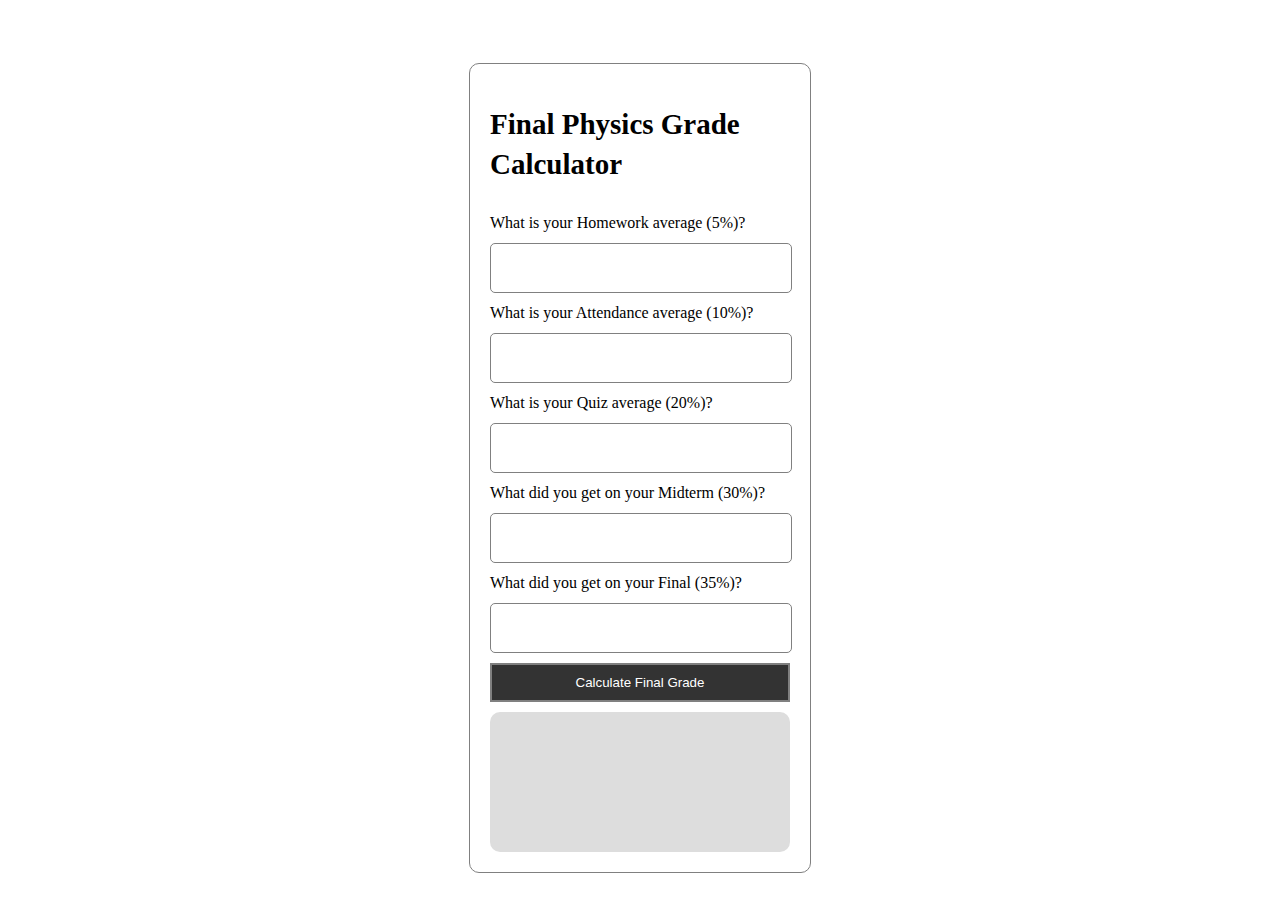
<file: Week10_Hw/index.html>
<!DOCTYPE html>
<html lang="en">
  <head>
    <meta charset="utf-8" />
    <meta name="viewport" content="width=device-width, initial-scale=1" />
    <title>Final Physics Grade Calculator</title>

    <style type="text/CSS">
        h1{
            font-size: 29px;
        }
      .container {
        width: 300px;
        margin: 0 auto;
        line-height: 40px;
        margin-top: 5%;
        border: 1px solid gray;
        border-radius: 10px;
        padding: 20px;
      }

      .well {
        border-radius: 10px;
        background-color: #ddd;
        min-height: 100px;
        padding: 20px;
        font-size: 20px
      }

      .container button {
        width: 100%;
        padding: 10px 0;
        border: 2px solid gray;
        cursor: pointer;
        margin: 10px 0;
        color: white;
        background-color: #333;
        transition: background-color 1s ease;
      }

      .container button:hover {
        background-color: #777;
      }

      input[type='number'] {
        width: 100%;
        padding: 10px 0;
        border: 1px solid gray;
        border-radius: 5px;
        text-align: center;
        font-size: 24px;
      }
    </style>
    <script type="text/javascript">
        // dom content loaded event listener
    document.addEventListener('DOMContentLoaded', function () {
        document.getElementById('gradeBtn').addEventListener('click', calcGrade)
      })

      function calcGrade(event){
        event.preventDefault()
        var result = document.getElementById('gradeResult')
        
        let homework = document.getElementById('homework').value
        let attendance = document.getElementById('attendance').value
        let quiz = document.getElementById('quiz').value
        let midterm = document.getElementById('midterm').value
        let final = document.getElementById('final').value


        let avHw
        let avAttend 
        let avQuiz 
        let avMid
        let avFin

        avHw = homework * 0.05
        avAttend = attendance * 0.10
        avQuiz = quiz * 0.20
        avMid = midterm * 0.30
        avFin = final * 0.35

        total = avHw + avAttend + avQuiz + avMid + avFin

        let p1 = document.createElement('P')
        let p2 = document.createElement('P')
        let p3 = document.createElement('P')
        let p4 = document.createElement('P')

        var t1 = document.createTextNode('Your final grade will be ' + total + '%')

        p1.appendChild(t1)
        result.appendChild(p1)
      }
    </script>
  </head>
    <body>
        <div class="container">
            <h1>Final Physics Grade Calculator</h1>
            <form>
                <label for="homework">What is your Homework average (5%)?</label>
              <input
                type="number"
                name="homework"
                id="homework"
                min="0"
                step="1"
                required
              />
              <label for="attendance">What is your Attendance average (10%)?</label>
              <input
                type="number"
                name="attendance"
                id="attendance"
                min="0"
                step="1"
                required
              />
              <label for="quiz">What is your Quiz average (20%)?</label>
              <input
                type="number"
                name="quiz"
                id="quiz"
                min="0"
                step="1"
                required
              />
              <label for="midterm">What did you get on your Midterm (30%)?</label>
              <input
                type="number"
                name="midterm"
                id="midterm"
                min="0"
                step="1"
                required
              />
              <label for="final">What did you get on your Final (35%)?</label>
              <input
                type="number"
                name="final"
                id="final"
                min="0"
                step="1"
                required
              />
              <br />
              <button type="submit" id="gradeBtn">Calculate Final Grade</button>
            </form>
            <div class="well" id="gradeResult"></div>
        </div>
    </body>
</html>
</file>
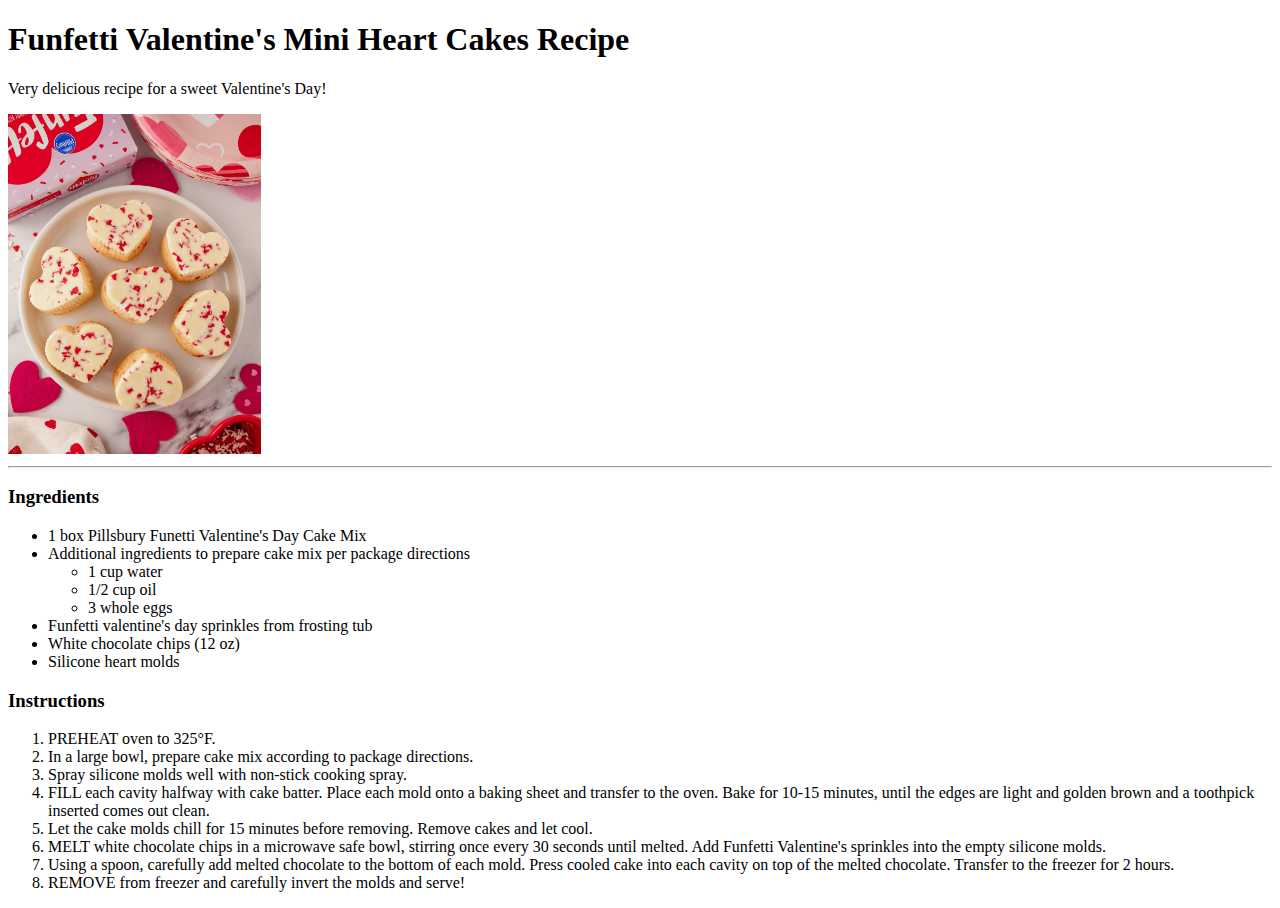
<file: Week1_Hw/index.html>
<!DOCTYPE html>

<html lang="en">
    <head>
        <meta charset="utf-8" />
        <meta name="viewport" content="width=device-width, initial-scale=1" />
        <title>Funfetti Valentine's Mini Heart Cakes Recipe</title>
    </head>
    <body>
        <h1>Funfetti Valentine's Mini Heart Cakes Recipe</h1>
        <p>Very delicious recipe for a sweet Valentine's Day!</p>
        <img
        src="funfetti.jpeg"
        alt="Funfetti mini heart cakes with melted white chocolate and spinkles on top."
        width="20%"
        />
        <hr />
        <h3>Ingredients</h3>
        <ul>
            <li>1 box Pillsbury Funetti Valentine's Day Cake Mix</li>
            <li>Additional ingredients to prepare cake mix per package directions</li>
            <ul>
                <li>1 cup water</li>
                <li>1/2 cup oil</li>
                <li>3 whole eggs</li>
            </ul>
            <li>Funfetti valentine's day sprinkles from frosting tub</li>
            <li>White chocolate chips (12 oz)</li>
            <li>Silicone heart molds</li>
                
        </ul>
        <h3>Instructions</h3>
        <ol>
            <li>PREHEAT oven to 325°F.</li>
            <li>In a large bowl, prepare cake mix according to package directions. </li>
            <li>Spray silicone molds well with non-stick cooking spray.</li>
            <li>FILL each cavity halfway with cake batter. Place each mold onto a baking sheet and transfer to the oven. 
                Bake for 10-15 minutes, until the edges are light and golden brown and a toothpick inserted comes out clean. </li>
            <li>Let the cake molds chill for 15 minutes before removing. Remove cakes and let cool.</li>    
            <li>MELT white chocolate chips in a microwave safe bowl, stirring once every 30 seconds until melted.
                Add Funfetti Valentine's sprinkles into the empty silicone molds.</li>
            <li>Using a spoon, carefully add melted chocolate to the bottom of each mold.
                Press cooled cake into each cavity on top of the melted chocolate. Transfer to the freezer for 2 hours.</li>
            <li>REMOVE from freezer and carefully invert the molds and serve!</li>
        </ol>  
    </body>
</html>
</file>
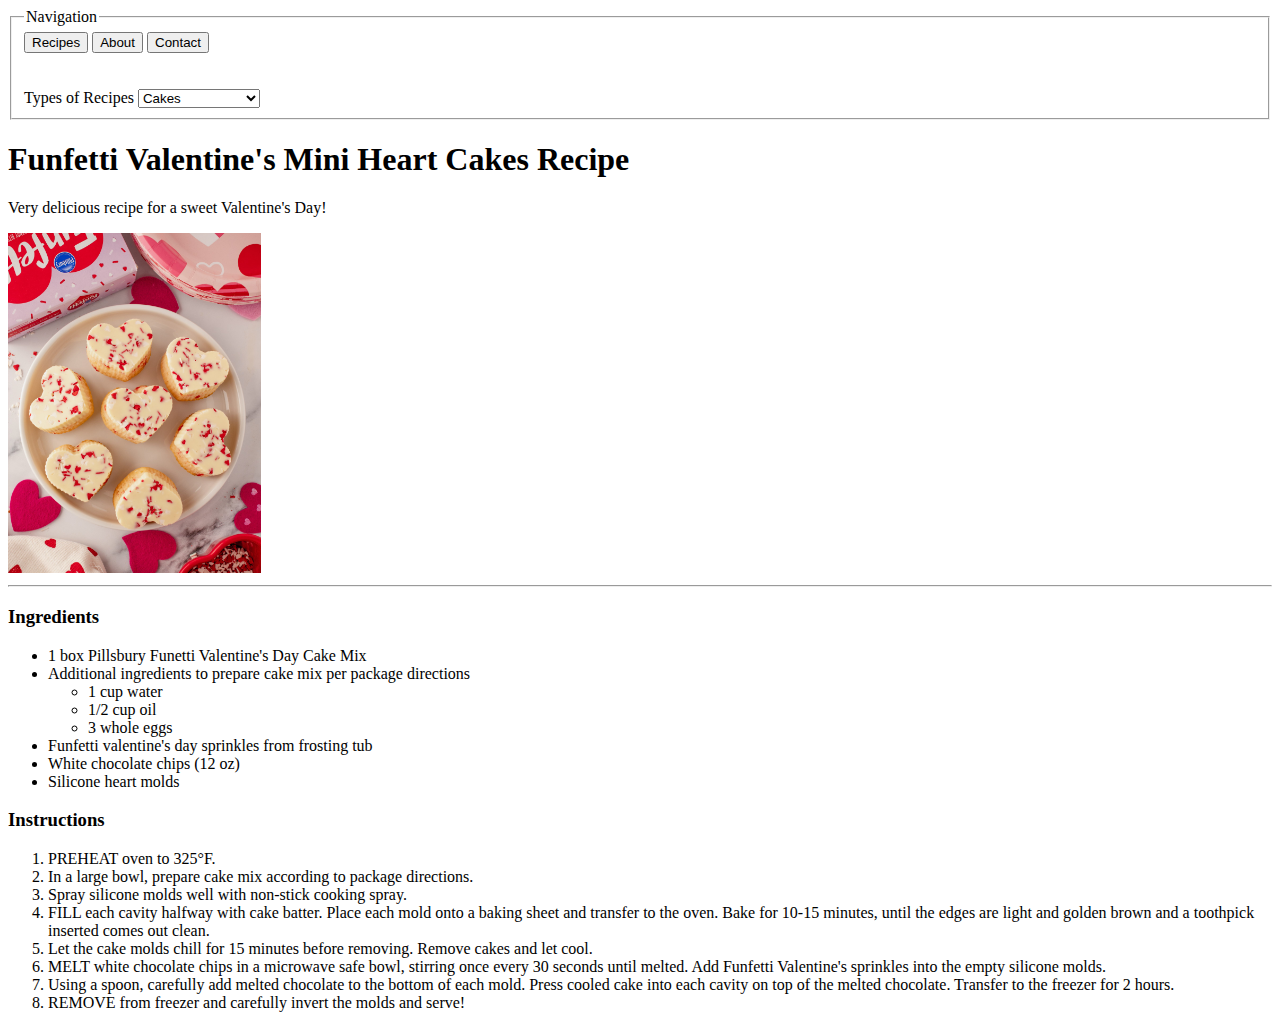
<file: Week02_Hw/recipe.html>
<!DOCTYPE html>

<html lang="en">
    <head>
        <meta charset="utf-8" />
        <meta name="viewport" content="width=device-width, initial-scale=1" />
        <title>Funfetti Valentine's Mini Heart Cakes Recipe</title>
    </head>
    <body>
        <form action="#" method="POST" name="sampleForm" target="self">
            <fieldset> <legend> Navigation</legend>
                
                <input type="button" value="Recipes" name="recipes" />
                <input type="button" value="About" name="about" />
                <input type="button" value="Contact" name="contact" />
            <br />
            <br />
            <br />
                <label for="recipeTypes">Types of Recipes</label>
            

        <select name="types">
            <option value="Cakes">Cakes</option>
            <option value="Cupcakes">Cupcakes</option>
            <option value="Cookies">Cookies</option>
            <option value="All">View All Recipes</option>
        </select>
        
        </fieldset>

        
        <h1>Funfetti Valentine's Mini Heart Cakes Recipe</h1>
        <p>Very delicious recipe for a sweet Valentine's Day!</p>
        <img
        src="funfetti.jpeg"
        alt="Funfetti mini heart cakes with melted white chocolate and spinkles on top."
        width="20%"
        />
        <hr />
        <h3>Ingredients</h3>
        <ul>
            <li>1 box Pillsbury Funetti Valentine's Day Cake Mix</li>
            <li>Additional ingredients to prepare cake mix per package directions</li>
            <ul>
                <li>1 cup water</li>
                <li>1/2 cup oil</li>
                <li>3 whole eggs</li>
            </ul>
            <li>Funfetti valentine's day sprinkles from frosting tub</li>
            <li>White chocolate chips (12 oz)</li>
            <li>Silicone heart molds</li>
                
        </ul>
        <h3>Instructions</h3>
        <ol>
            <li>PREHEAT oven to 325°F.</li>
            <li>In a large bowl, prepare cake mix according to package directions. </li>
            <li>Spray silicone molds well with non-stick cooking spray.</li>
            <li>FILL each cavity halfway with cake batter. Place each mold onto a baking sheet and transfer to the oven. 
                Bake for 10-15 minutes, until the edges are light and golden brown and a toothpick inserted comes out clean. </li>
            <li>Let the cake molds chill for 15 minutes before removing. Remove cakes and let cool.</li>    
            <li>MELT white chocolate chips in a microwave safe bowl, stirring once every 30 seconds until melted.
                Add Funfetti Valentine's sprinkles into the empty silicone molds.</li>
            <li>Using a spoon, carefully add melted chocolate to the bottom of each mold.
                Press cooled cake into each cavity on top of the melted chocolate. Transfer to the freezer for 2 hours.</li>
            <li>REMOVE from freezer and carefully invert the molds and serve!</li>
        </ol>  
    </body>
</html>
</file>
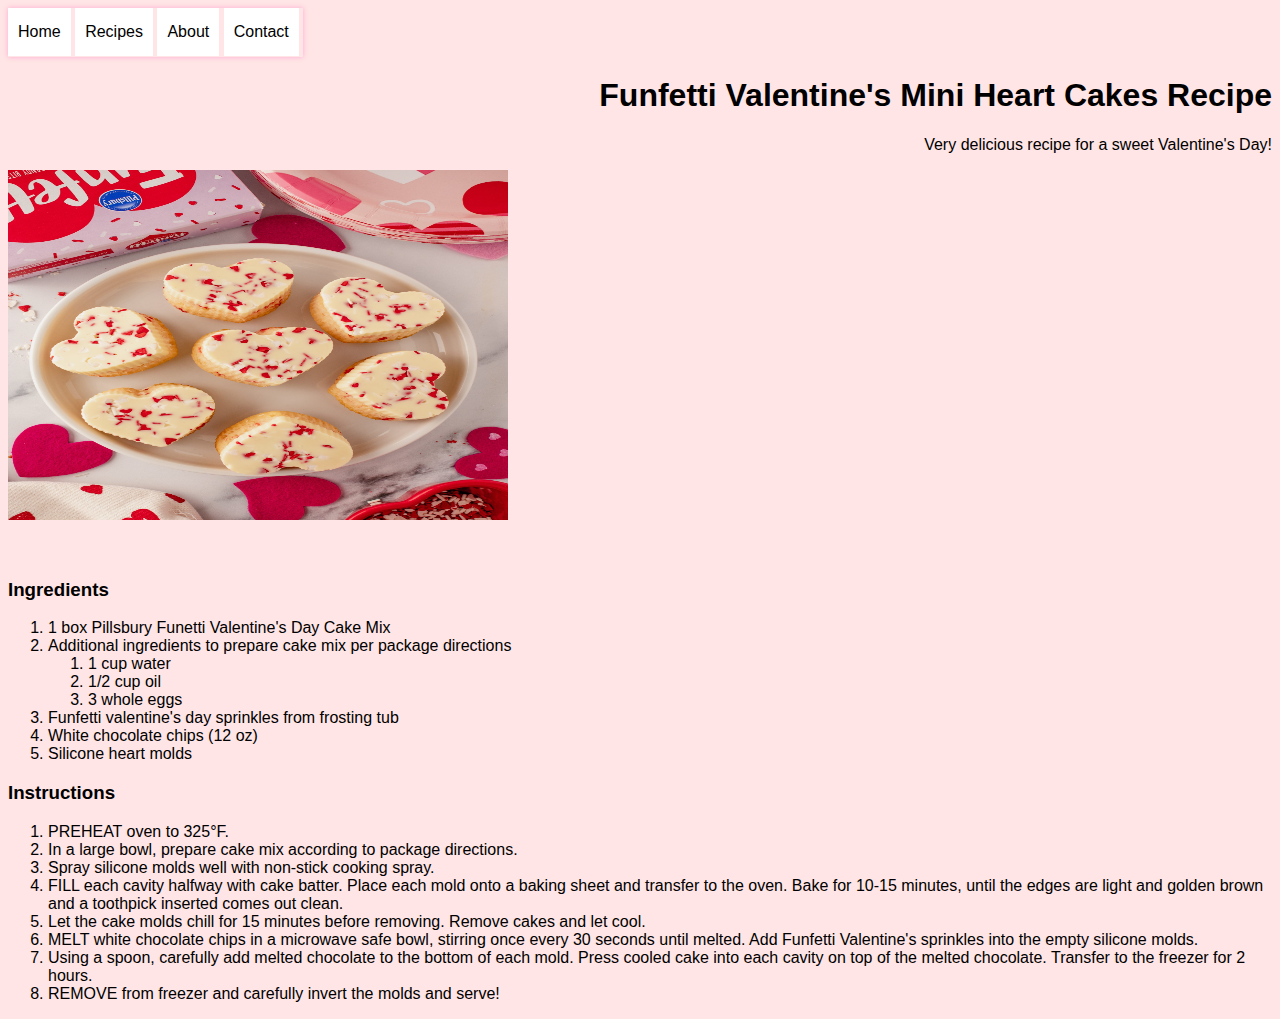
<file: Week03_Hw/recipe.html>
<!DOCTYPE html>

<html lang="en">
    <head>
        <meta charset="utf-8" />
        <meta name="viewport" content="width=device-width, initial-scale=1" />
        <title>Funfetti Valentine's Mini Heart Cakes Recipe</title>
        <style type="text/css">
            body {
                font-family: Arial, Helvetica, sans-serif;
                background: rgb(255,0,0, 0.1)
            }

            h1{
                text-align: right;
            }

            p{
                text-align: right;
            }

            ul{
                display: inline;
                margin: 0;
                padding: 15px 4px 17px 0;
                list-style-type: none;
                box-shadow: 0 0 5px rgba(252, 22, 160, 0.277); 
            }

            ul li {
            display: inline-block;
            position: relative;
            padding: 15px 10px;
            background: #FFF;
            cursor: pointer; 
            transition: all 0.2s;
        }

        ul li:hover {
            background: #fb37deb3;
            color: #FFF;
        }

        ul li ul {
            padding: 0;
            position: absolute;
            top: 48px;
            left: 0px;
            width: 150px;
            box-shadow: none;
            display: none;
            opacity: 0;
            visibility: hidden;
            transition: opacity 0.2s;
        }

        ul li ul li {
            background: #fb37de8d;
            display: block;
            color: #FFF;
            text-shadow: 0 -1px 0 rgba(252, 22, 160, 0.277);
        }

        ul li ul li:hover {
            background: #fb37de;
        }

        ul li:hover ul {
            display: block;
            opacity: 1;
            visibility: visible;
        }
        </style>
    </head>
    <body>
        <form action="#" method="POST" name="sampleForm" target="self">
                <ul>
                    <li>Home</li>
                    <li>Recipes
                        <ul>
                            <li>Cakes</li>
                            <li>Cupcakes</li>
                            <li>Cookies</li>
                            <li>All Recipes</li>
                        </ul>
                    </li>
                    <li>About</li>
                    <li>Contact</li>
                </ul>

        
        <h1>Funfetti Valentine's Mini Heart Cakes Recipe</h1>
        <p>Very delicious recipe for a sweet Valentine's Day!</p>
        <img
        src="funfetti.jpeg"
        alt="Funfetti mini heart cakes with melted white chocolate and spinkles on top."
        width="500px"
        height="350px"
        />
        <br />
        <br />
        <br />

        <h3>Ingredients</h3>
        <ol>
            <li>1 box Pillsbury Funetti Valentine's Day Cake Mix</li>
            <li>Additional ingredients to prepare cake mix per package directions</li>
            <ol>
                <li>1 cup water</li>
                <li>1/2 cup oil</li>
                <li>3 whole eggs</li>
            </ol>
            <li>Funfetti valentine's day sprinkles from frosting tub</li>
            <li>White chocolate chips (12 oz)</li>
            <li>Silicone heart molds</li>
                
        </ol>
        <h3>Instructions</h3>
        <ol>
            <li>PREHEAT oven to 325°F.</li>
            <li>In a large bowl, prepare cake mix according to package directions. </li>
            <li>Spray silicone molds well with non-stick cooking spray.</li>
            <li>FILL each cavity halfway with cake batter. Place each mold onto a baking sheet and transfer to the oven. 
                Bake for 10-15 minutes, until the edges are light and golden brown and a toothpick inserted comes out clean. </li>
            <li>Let the cake molds chill for 15 minutes before removing. Remove cakes and let cool.</li>    
            <li>MELT white chocolate chips in a microwave safe bowl, stirring once every 30 seconds until melted.
                Add Funfetti Valentine's sprinkles into the empty silicone molds.</li>
            <li>Using a spoon, carefully add melted chocolate to the bottom of each mold.
                Press cooled cake into each cavity on top of the melted chocolate. Transfer to the freezer for 2 hours.</li>
            <li>REMOVE from freezer and carefully invert the molds and serve!</li>
        </ol>  
    </body>
</html>
</file>
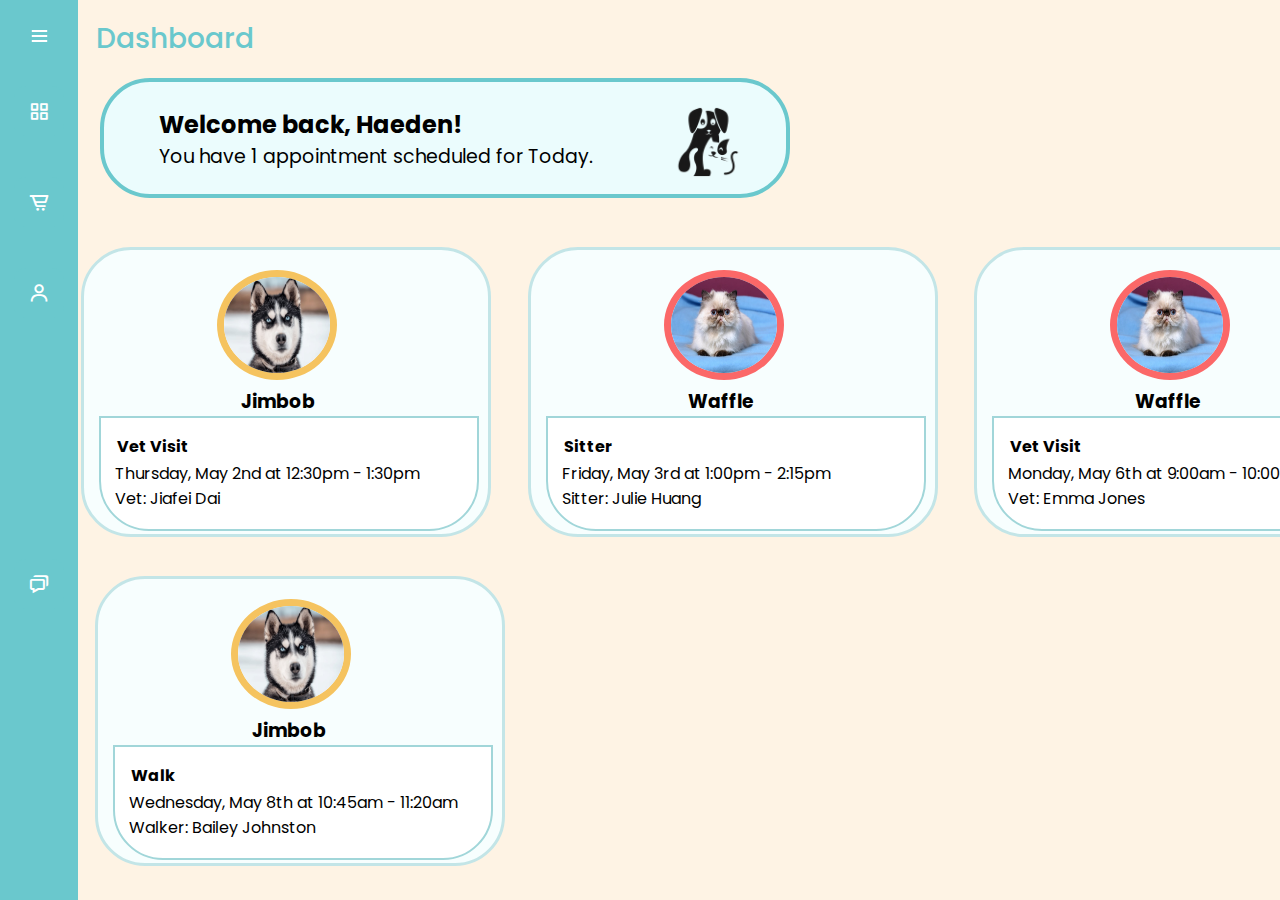
<file: Final/html/home.html>
<!DOCTYPE html>
<html lang="en">
  <head>
    <meta charset="utf-8" />
    <meta name="viewport" content="width=device-width, initial-scale=1" />
    <title>PetPals Pet Services</title>
    <link rel="stylesheet" href="../css/home.css" />
    <!-- Nav Bar Boxicons Link -->
    <link href='https://unpkg.com/boxicons@2.1.4/css/boxicons.min.css' rel='stylesheet'>
     <meta name="viewport" content="width=device-width, initial-scale=1.0">
  </head>
  <body>
<!-- Nav Bar -->
<div class="navbar">
  <div class="company-details">
   <i class='bx bxs-dog' id="dog"></i>
      <div class="company_name">PetPals</div>
      <i class='bx bx-menu' id="btn" ></i>
  </div>
        <ul class="nav-list">
          <li>
            <a href="../html/home.html">
              <i class='bx bx-grid-alt'></i>
              <span class="links_name">Dashboard</span>
            </a>
          </li>
        </br>
         <li>
           <a href="../html/services.html">
             <i class='bx bx-cart-alt' ></i>
             <span class="links_name">Services</span>
           </a>
         </li>
        </br>
         <li>
          <a href="../html/profile.html">
            <i class='bx bx-user' ></i>
            <span class="links_name">Profile</span>
          </a>
        </li>
        </br>
      </br>
      </br>
      </br>
      </br>
      </br>
      </br>
      </br>
      </br>
      <li>
          <a href="../html/contact.html">
              <i class='bx bx-chat' ></i>
              <span class="links_name">Contact</span>
          </a>
      </li>
      </ul>
      </div>
      <section class="page_name">
          <div class="text">Dashboard</div>
      </section>
      <script type="text/javascript">
      let navbar = document.querySelector(".navbar");
      let closeBtn = document.querySelector("#btn");
      closeBtn.addEventListener("click", ()=>{
        navbar.classList.toggle("open");
      });
      </script>

      <!-- Welcome Bar -->
      <div class="welcome_bar">
        <div class="welcome">
          <h2>Welcome back, Haeden!</h2>
          <p>You have 1 appointment scheduled for Today.</p>
        </div>
        <img src="../img/welcome_pet.png">
      </div>
    </br>

      <!-- Appointments -->
      <div class="all_appointments">
        <div class="row1">
          <div class="appointments_outer">
            <img src="../img/husky.jpeg" id="jimbob">
            <h3>Jimbob</h3>
            <div class="appointments_inner">
              <div class="info">
                <h4>Vet Visit</h4>
                <p>Thursday, May 2nd at 12:30pm - 1:30pm </p>
                <p>Vet: Jiafei Dai</p>
              </div>
            </div>
          </div>

          <div class="appointments_outer">
            <img src="../img/persian_cat.jpeg" id="waffle">
            <h3>Waffle</h3>
            <div class="appointments_inner">
              <div class="info">
                <h4>Sitter</h4>
                <p>Friday, May 3rd at 1:00pm - 2:15pm </p>
                <p>Sitter: Julie Huang</p>
              </div>
            </div>
          </div>

          <div class="appointments_outer"> 
            <img src="../img/persian_cat.jpeg" id="waffle">
            <h3>Waffle</h3>
            <div class="appointments_inner">
              <div class="info">
                <h4>Vet Visit</h4>
                <p>Monday, May 6th at 9:00am - 10:00am </p>
                <p>Vet: Emma Jones</p>
              </div>
            </div>
          </div>
        </div>

        <div class="row2">
          <div class="appointments_outer">
            <img src="../img/husky.jpeg" id="jimbob">
            <h3>Jimbob</h3>
            <div class="appointments_inner">
              <div class="info">
                <h4>Walk</h4>
                <p>Wednesday, May 8th at 10:45am - 11:20am</p>
                <p>Walker: Bailey Johnston</p>
              </div>
            </div>
          </div>
    </div>
    </body>
    </html>
</file>
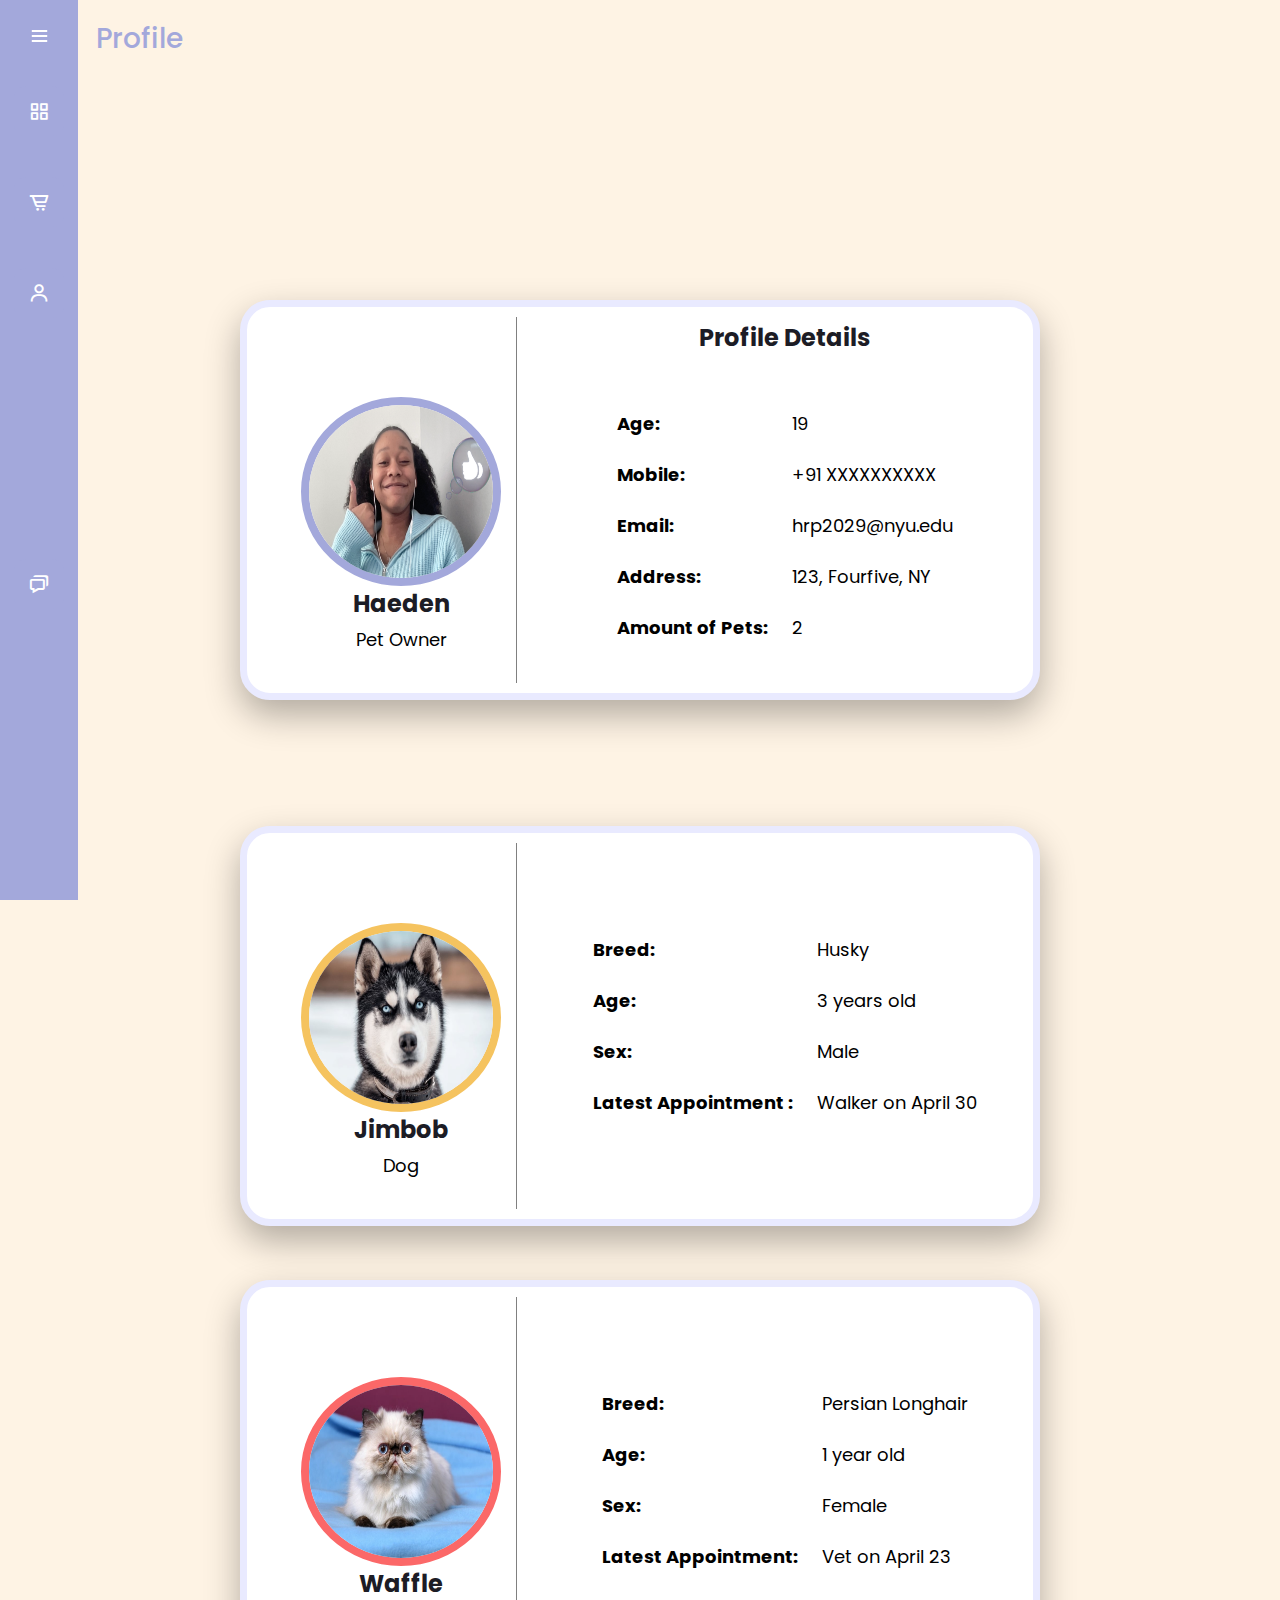
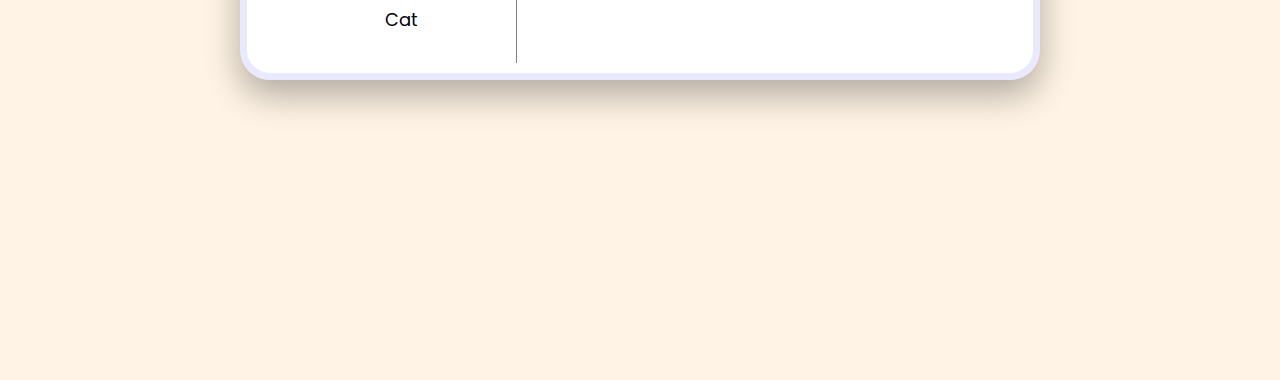
<file: Final/html/profile.html>
<!DOCTYPE html>
<html lang="en">
  <head>
    <meta charset="utf-8" />
    <meta name="viewport" content="width=device-width, initial-scale=1" />
    <title>PetPals Pet Services</title>
    <link rel="stylesheet" href="../css/profile.css" />
 <!-- Nav Bar Boxicons Link -->
 <link href='https://unpkg.com/boxicons@2.1.4/css/boxicons.min.css' rel='stylesheet'>
 <meta name="viewport" content="width=device-width, initial-scale=1.0">
</head>

<body>
  <!-- Nav Bar -->
  <div class="navbar">
    <div class="company-details">
    <i class='bx bxs-dog' id="dog"></i>
        <div class="company_name">PetPals</div>
        <i class='bx bx-menu' id="btn" ></i>
    </div>
      <ul class="nav-list">
        <li>
          <a href="../html/home.html">
            <i class='bx bx-grid-alt'></i>
            <span class="links_name">Dashboard</span>
          </a>
        </li>
      </br>
       <li>
         <a href="../html/services.html">
           <i class='bx bx-cart-alt' ></i>
           <span class="links_name">Services</span>
         </a>
       </li>
      </br>
       <li>
        <a href="../html/profile.html">
          <i class='bx bx-user' ></i>
          <span class="links_name">Profile</span>
        </a>
      </li>
      </br>
    </br>
    </br>
    </br>
    </br>
    </br>
    </br>
    </br>
    </br>
    <li>
        <a href="../html/contact.html">
            <i class='bx bx-chat' ></i>
            <span class="links_name">Contact</span>
        </a>
    </li>
    </ul>
    </div>
    <section class="page_name">
        <div class="text">Profile</div>
    </section>
    <script type="text/javascript">
    let navbar = document.querySelector(".navbar");
    let closeBtn = document.querySelector("#btn");
    closeBtn.addEventListener("click", ()=>{
      navbar.classList.toggle("open");
    });
    </script>

    <!-- Profile Cards (Got help from LearningRobo) -->

    <div class="profile-cards">
      <div class="card1">
          <div class="card">
              <div class="left-container">
                <img src="../img/haeden_cropped.png" alt="Profile Image">
                <h2 class="title">Haeden</h2>
                <p>Pet Owner</p>
              </div>
              <div class="right-container">
              </br>
                <h3 class="title">Profile Details</h3>
                <table>
                </br>
                  <tr>
                    <td>Age:</td>
                    <td>19</td>
                  </tr>
                  <tr>
                    <td>Mobile:</td>
                    <td>+91 XXXXXXXXXX</td>
                  </tr>
                  <tr>
                    <td>Email:</td>
                    <td>hrp2029@nyu.edu</td>
                  </tr>
                  <tr>
                    <td>Address:</td>
                    <td>123, Fourfive, NY</td>
                  </tr>
                  <tr>
                    <td>Amount of Pets:</td>
                    <td>2</td>
                  </tr>
                </table>
            </div>
      </div>
      </div>
    </br>
    </br>
  </br>
</br>
</br>
</br>
</br>

    <div class="card2">
      <div class="card">
          <div class="left-container">
            <img src="../img/husky.jpeg" alt="Profile Image">
            <h2 class="title">Jimbob</h2>
            <p>Dog</p>
          </div>
          <div class="right-container">
          </br>
            <h3 class="title">Profile Details</h3>
            <table>
                <tr>
                    <td>Breed:</td>
                    <td>Husky</td>
                  </tr>
              <tr>
                <td>Age:</td>
                <td>3 years old</td>
              </tr>
              <tr>
                <td>Sex:</td>
                <td>Male</td>
              </tr>
              <tr>
                <td>Latest Appointment :</td>
                <td>Walker on April 30</td>
              </tr>
            </table>
        </div>
        </div>
        </div>
      </br>
    </br>
  </br>

    <div class="card3">
      <div class="card">
          <div class="left-container">
            <img src="../img/persian_cat.jpeg" alt="Profile Image">
            <h2 class="title">Waffle</h2>
            <p>Cat</p>
          </div>
          <div class="right-container">
          </br>

            <h3 class="title">Profile Details</h3>
            <table>
              <tr>
                <td>Breed:</td>
                <td>Persian Longhair</td>
              </tr>
          <tr>
            <td>Age:</td>
            <td>1 year old</td>
          </tr>
          <tr>
            <td>Sex:</td>
            <td>Female</td>
          </tr>
          <tr>
            <td>Latest Appointment:</td>
            <td> Vet on April 23</td>
          </tr>
          </table>
        </div>
    </div>
    </div>
    </div>
</body>
</html>
</file>
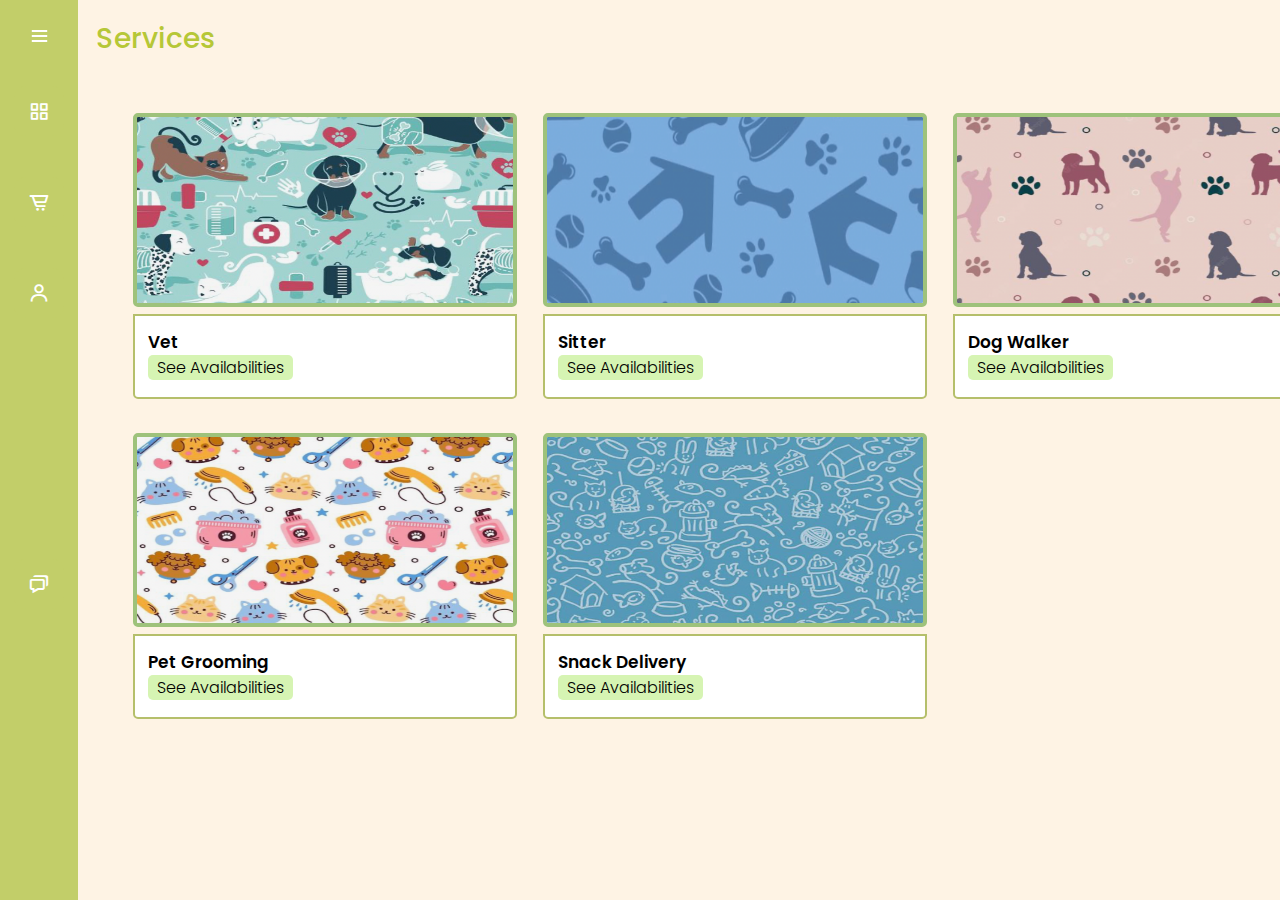
<file: Final/html/services.html>
<!DOCTYPE html>
<html lang="en">
  <head>
    <meta charset="utf-8" />
    <meta name="viewport" content="width=device-width, initial-scale=1" />
    <title>PetPals Pet Services</title>
    <link rel="stylesheet" href="../css/services.css" />
  <!-- Nav Bar Boxicons Link -->
  <link href='https://unpkg.com/boxicons@2.1.4/css/boxicons.min.css' rel='stylesheet'>
  <meta name="viewport" content="width=device-width, initial-scale=1.0">
</head>

<body>
 <!-- Nav Bar -->
 <div class="navbar">
  <div class="company-details">
   <i class='bx bxs-dog' id="dog"></i>
      <div class="company_name">PetPals</div>
      <i class='bx bx-menu' id="btn" ></i>
  </div>
     <ul class="nav-list">
      <li>
        <a href="../html/home.html">
          <i class='bx bx-grid-alt'></i>
          <span class="links_name">Dashboard</span>
        </a>
      </li>
    </br>
     <li>
       <a href="../html/services.html">
         <i class='bx bx-cart-alt' ></i>
         <span class="links_name">Services</span>
       </a>
     </li>
    </br>
     <li>
      <a href="../html/profile.html">
        <i class='bx bx-user' ></i>
        <span class="links_name">Profile</span>
      </a>
    </li>
    </br>
  </br>
  </br>
  </br>
  </br>
  </br>
  </br>
  </br>
</br>
  <li>
      <a href="../html/contact.html">
          <i class='bx bx-chat' ></i>
          <span class="links_name">Contact</span>
      </a>
  </li>
  </ul>
   </div>
   <section class="page_name">
       <div class="text">Services</div>
   </section>

  <!-- Javascript (Nav bar & Appointment Button) -->
   <script type="text/javascript">
   let navbar = document.querySelector(".navbar");
   let closeBtn = document.querySelector("#btn");
   closeBtn.addEventListener("click", ()=>{
     navbar.classList.toggle("open");
   });

  function changeColor(event){
    var color = "#c2ce69";
    event.style.backgroundColor = color
  }
   </script>

   <!-- Services Categories -->
  <div class="services">
    <!-- Help from W3 Schools -->
    <div class="row1">
      <div class="service">
        <img src="../img/f_vet.png" alt="Avatar" style="width:100%">
        <div class="info">
          <h4><b>Vet</b></h4>
          <a href="#vet" class="button" type="button">See Availabilities</a>
        </div>
      </div>

      <div class="service">
        <img src="../img/f_sitter.png" alt="Avatar" style="width:100%">
        <div class="info">
          <h4><b>Sitter</b></h4>
          <a href="#sitter" class="button" type="button">See Availabilities</a>
        </div>
      </div>

      <div class="service">
        <img src="../img/f_walker.png" alt="Avatar" style="width:100%">
        <div class="info">
          <h4><b>Dog Walker</b></h4>
          <a href="#walker" class="button" type="button">See Availabilities</a>
        </div>
      </div>
    </div>  


    <div class="row2">
      <div class="service">
        <img src="../img/f_groom.png" alt="Avatar" style="width:100%">
        <div class="info">
          <h4><b>Pet Grooming</b></h4>
          <a href="#grooming" class="button" type="button">See Availabilities</a>
        </div>
        </div>
  
      <div class="service">
        <img src="../img/f_delivery.png" alt="Avatar" style="width:100%">
        <div class="info">
          <h4><b>Snack Delivery</b></h4>
          <a href="#delivery" class="button" type="button">See Availabilities</a>
        </div>
      </div>
    </div>
  </div>
  </div>


  <!-- Modals -->
  <div id="vet" class="info_modal">
    <div>
      <a href="#close" class="close">X</a>
      <h5>Vet - $125/hr</h5>
      <div class="providers">
        <div class="provider_info">
          <img src="../img/vet_chris.JPG" alt="Avatar" style="width:100%">
          <div class="container">
            <h4><b>Dr. Chris Johnson</b></h4>
            <p>8:30am - 10:30am</p>
            <p>Specialty: Cats & Dogs</p>
            <p>Rating: 4.6/5 stars</p>
            <button class = ap_btn onclick="changeColor(event)">Book Appointment</button>
          </div>
        </div>

        <div class="provider_info">
          <img src="../img/vet_amy.jpg" alt="Avatar" style="width:100%">
          <div class="container">
            <h4><b>Dr. Amy Vanderwood</b></h4>
            <p>1:15pm - 3:15pm</p>
            <p>Specialty: Dogs</p>
            <p>Rating: 3.8/5 stars</p>
            <button class = ap_btn onclick="changeColor(event)">Book Appointment</button>
          </div>
        </div>

        <div class="provider_info">
          <img src="../img/vet_martha.jpg" alt="Avatar" style="width:100%">
          <div class="container">
            <h4><b>Dr. Martha Sawyer</b></h4>
            <p>4:00pm - 6:00pm</p>
            <p>Specialty: Cats</p>
            <p>Rating: 5/5 stars</p>
            <button class = ap_btn onclick="changeColor(event)">Book Appointment</button>
          </div>
        </div>
      </div>
    </div>
  </div>

  <div id="sitter" class="info_modal">
    <div>
      <a href="#close" class="close">X</a>
      <h5>Sitter - $30/hr</h5>
      <div class="providers">
        <div class="provider_info">
          <img src="../img/sitter_amber.jpg" alt="Avatar" style="width:100%">
          <div class="container">
            <h4><b>Amber Combs</b></h4>
            <p>8:30am - 10:30am</p>
            <p>Specialty: Cats & Dogs</p>
            <p>Rating: 4.6/5 stars</p>
            <button class = ap_btn onclick="changeColor(event)">Book Appointment</button>
          </div>
        </div>

        <div class="provider_info">
          <img src="../img/sitter_arthur.jpg" alt="Avatar" style="width:100%">
          <div class="container">
            <h4><b>Arthur Marks</b></h4>
            <p>1:15pm - 3:15pm</p>
            <p>Specialty: Dogs</p>
            <p>Rating: 4.8/5 stars</p>
            <button class = ap_btn onclick="changeColor(event)">Book Appointment</button>
          </div>
        </div>

        <div class="provider_info">
          <img src="../img/sitter_olive.jpg" alt="Avatar" style="width:100%">
          <div class="container">
            <h4><b>Olive Sparks</b></h4>
            <p>4:00pm - 6:00pm</p>
            <p>Specialty: Cats</p>
            <p>Rating: 4.1/5 stars</p>
            <button class = ap_btn onclick="changeColor(event)">Book Appointment</button>
          </div>
        </div>
      </div>
    </div>
  </div>

  <div id="walker" class="info_modal">
    <div>
      <a href="#close" class="close">X</a>
      <h5>Dog Walker - $30/hr</h5>
      <div class="providers">
        <div class="provider_info">
          <img src="../img/walker_Joey.jpg" alt="Avatar" style="width:100%">
          <div class="container">
            <h4><b>Joey Valence</b></h4>
            <p>10:00am - 11:00am</p>
            <p>Rating: 4.3/5 stars</p>
            <button class = ap_btn onclick="changeColor(event)">Book Appointment</button>
          </div>
        </div>

        <div class="provider_info">
          <img src="../img/walker_Bella.JPG" alt="Avatar" style="width:100%">
          <div class="container">
            <h4><b>Bella Saunders</b></h4>
            <p>2:25pm - 3:25pm</p>
            <p>Rating: 4.8/5 stars</p>
            <button class = ap_btn onclick="changeColor(event)">Book Appointment</button>
          </div>
        </div>

        <div class="provider_info">
          <img src="../img/walker_Sam.JPG" alt="Avatar" style="width:100%">
          <div class="container">
            <h4><b>Sam Hayes</b></h4>
            <p>3:00pm - 4:00pm</p>
            <p>Rating: 4/5 stars</p>
            <button class = ap_btn onclick="changeColor(event)">Book Appointment</button>
          </div>
        </div>
      </div>
    </div>
  </div>

  <div id="grooming" class="info_modal">
    <div>
      <a href="#close" class="close">X</a>
      <h5>Pet Grooming - $55/hr</h5>
      <div class="providers">
        <div class="provider_info">
          <img src="../img/provider_jiafei.jpg" alt="Avatar" style="width:100%">
          <div class="container">
            <h4><b>Jiafei Dai</b></h4>
            <p>9:30am - 10:30am</p>
            <p>Specialty: Cats & Dogs</p>
            <p>Rating: 4/5 stars</p>
            <button class = ap_btn onclick="changeColor(event)">Book Appointment</button>
          </div>
        </div>

        <div class="provider_info">
          <img src="../img/provider_max.jpg" alt="Avatar" style="width:100%">
          <div class="container">
            <h4><b>Max Smith</b></h4>
            <p>12:15pm - 1:15pm</p>
            <p>Specialty: Dogs</p>
            <p>Rating: 3.5/5 stars</p>
            <button class = ap_btn onclick="changeColor(event)">Book Appointment</button>
          </div>
        </div>

        <div class="provider_info">
          <img src="../img/provider-emma.jpg" alt="Avatar" style="width:100%">
          <div class="container">
            <h4><b>Emma Jones</b></h4>
            <p>4:00pm - 5:00pm</p>
            <p>Specialty: Cats</p>
            <p>Rating: 5/5 stars</p>
            <button class = ap_btn onclick="changeColor(event)">Book Appointment</button>
          </div>
        </div>


      </div>
    </div>
  </div>

  <div id="delivery" class="info_modal">
    <div>
      <a href="#close" class="close">X</a>
      <h5>Snack Delivery - 7am to 9pm</h5>
      <div class="providers">
        <div class="provider_info">
          <img src="../img/sd_meowmix.jpeg" alt="Avatar" style="width:100%">
          <div class="container">
            <h4><b>Meow Mix Irresistibles</b></h4>
            <p>$6.12, 12oz</p>
            <p>For: Cats</p>
            <p>Rating: 4.7/5 stars</p>
            <button class = ap_btn onclick="changeColor(event)">Order Delivery</button>
          </div>
        </div>

        <div class="provider_info">
          <img src="../img/sd_begginbacon.jpeg" alt="Avatar" style="width:100%">
          <div class="container">
            <h4><b>Purina Beggin' Bacon Strips</b></h4>
            <p>$6.12, 12 oz</p>
            <p>For: Dogs</p>
            <p>Rating: 4.2/5 stars</p>
            <button class = ap_btn onclick="changeColor(event)">Order Delivery</button>
          </div>
        </div>

        <div class="provider_info">
          <img src="../img/sd_temptationsturkey.jpeg" alt="Avatar" style="width:100%">
          <div class="container">
            <h4><b>Temptations Turkey Treats</b></h4>
            <p>$3.85, 6.3oz</p>
            <p>For: Cats</p>
            <p>Rating: 5/5 stars</p>
            <button class = ap_btn onclick="changeColor(event)">Order Delivery</button>
          </div>
        </div>
      </div>
    </div>
  </div>
 </body>
 </html>
</file>
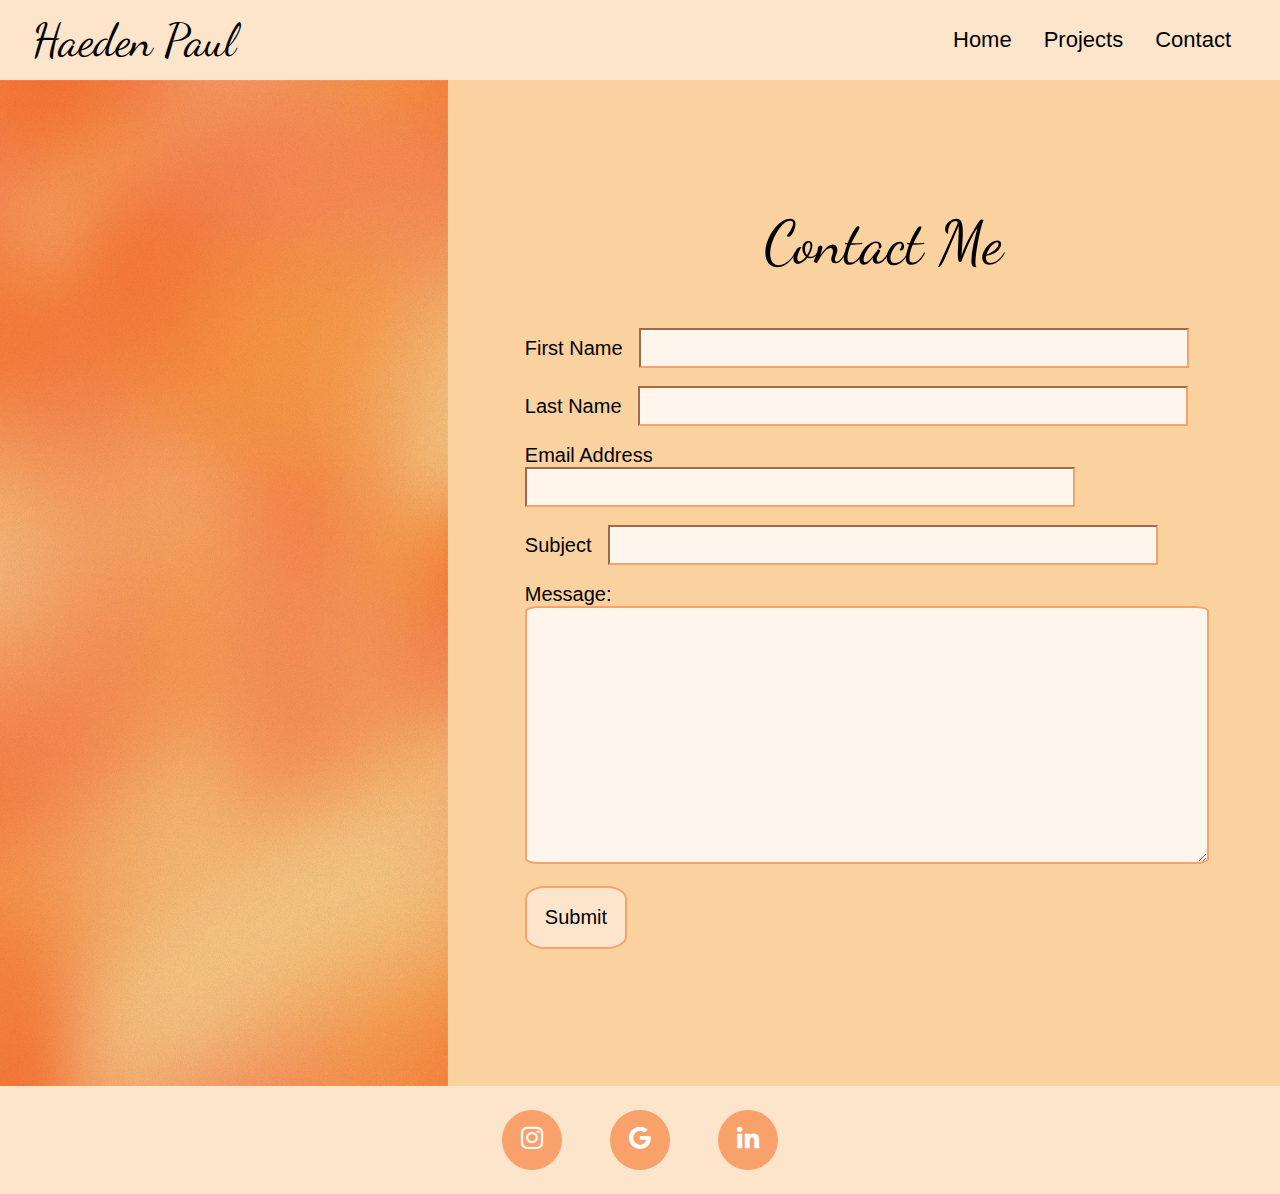
<file: Midterm/html/contact.html>
<!DOCTYPE html>
<html>

<head>
    <meta charset="UTF-8">
    <meta name="viewport" content="width=device-width, initial-scale=1" />
    <title>Haeden Paul's Portfolio</title>
    <link rel="stylesheet" href="../css/contactStyle.css" />
    <!-- Social media icons from W3 Schools -->
    <link rel="stylesheet" href="https://cdnjs.cloudflare.com/ajax/libs/font-awesome/4.7.0/css/font-awesome.min.css">
   

</head>

<body>
    <header>
        <h1 class="brand"><a href="home.html">Haeden Paul</a></h1>
        <nav>
    	    <ul class="menu">
    		    <li><a href="./home.html">Home</a></li>
    		    <li><a href="./projects.html">Projects</a></li>
                <li><a href="./contact.html">Contact</a></li>
    	    </ul>
        </nav>
    </header>

    <div class="page">
        <img src="../img/contactGradient2.jpeg" alt="Gradient with different shades of orange" />

        <div class="contactForm">
            <h2>Contact Me</h2>
            <form action="#" method="POST" name="contactForm" target="self"> 
                    <label for="firstName">First Name</label>
                    <input name="firstName" id="firstName" type="text"/>
                    <br />
                    <br />
        
                    <label for="lastName">Last Name</label>
                    <input name="lastName" id="lastName" type="text"/>
                    <br />
                    <br />
        
                    <label for="emailAddress">Email Address</label>
                    <input name="emailAddress" id="emailAddress" type="text"/>
                    <br />
                    <br />
        
                    <label for="subject">Subject</label>
                    <input name="subject" id="subject" type="text"/>
                    <br />
                    <br />
        
                    <label for="message">Message:</label>
                    <textarea name="message" cols="50" rows="10"></textarea>
                    <br />
                    <br />
        
                <button role="button">Submit</button>
            </form>
        </div>
        </div>
    

</body>

<footer>
    <a href="https://www.instagram.com/haeden.paul/" target="_blank" class="fa fa-instagram"></a>
    <a href="#" class="fa fa-google"></a>
    <a href="https://www.linkedin.com/in/haeden-paul-1283a3263" target="_blank" class="fa fa-linkedin"></a>

</footer>
</file>
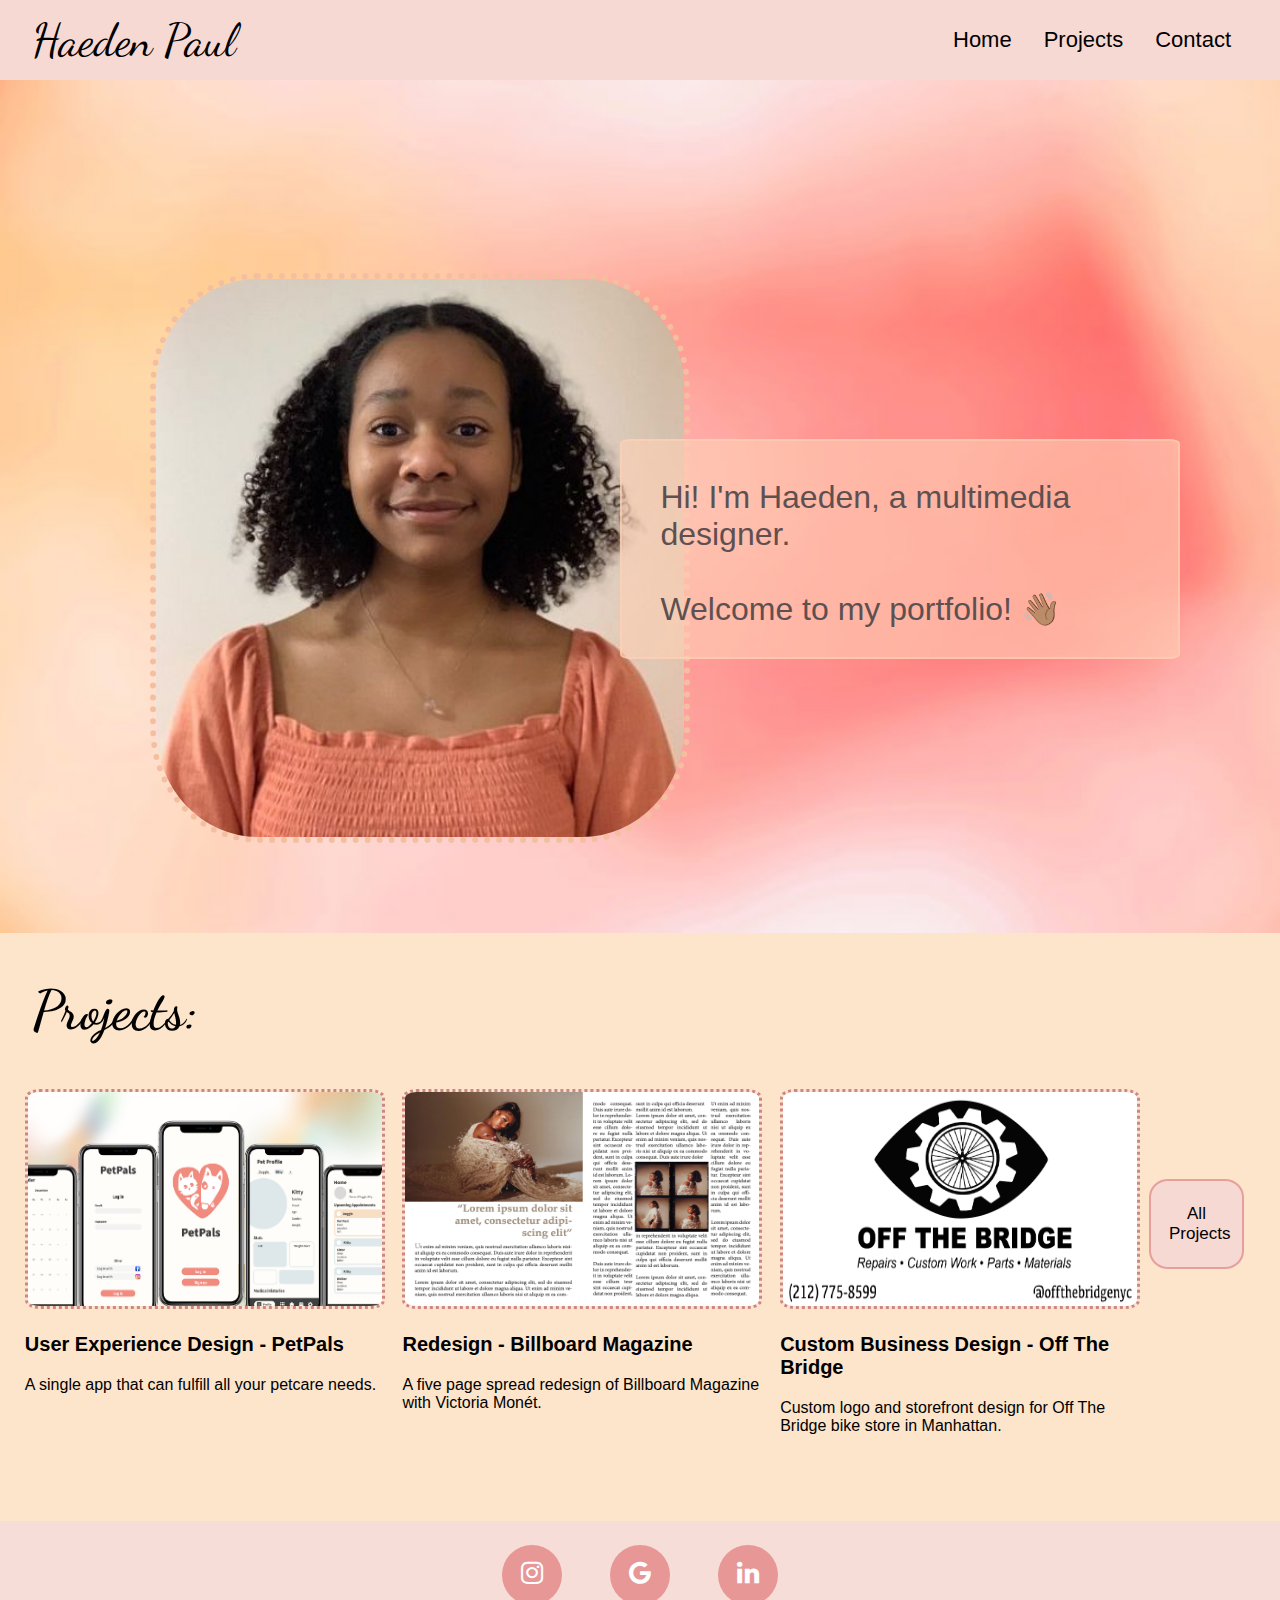
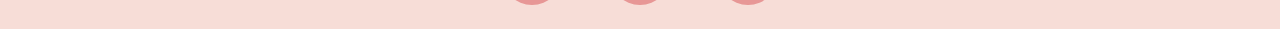
<file: Midterm/html/home.html>
<!DOCTYPE html>
<html>

<head>
    <meta charset="UTF-8">
    <meta name="viewport" content="width=device-width, initial-scale=1" />
    <title>Haeden Paul's Portfolio</title>
    <link rel="stylesheet" href="../css/homeStyle.css" />
    <!-- Social media icons from W3 Schools -->
    <link rel="stylesheet" href="https://cdnjs.cloudflare.com/ajax/libs/font-awesome/4.7.0/css/font-awesome.min.css">
</head>

<body>
    <header>
        <h1 class="brand"><a href="home.html">Haeden Paul</a></h1>
        <nav>
    	    <ul class="menu">
    		    <li><a href="./home.html">Home</a></li>
    		    <li><a href="./projects.html">Projects</a></li>
                <li><a href="./contact.html">Contact</a></li>
    	    </ul>
        </nav>
    </header>
    
    <div class="hero">
        <img src="../img/possibleBanner2.jpeg" alt="Pink, orange, and yellow aura gradient." />


        <article>
            <div class="myFace">
                <img src="../img/headshot.jpeg" alt="A picture of Haeden Paul, the designer of the website"/>
            </div>
            <h1>Hi! I'm Haeden, a multimedia designer.<br />  <br /> Welcome to my portfolio! 👋🏽</h1>
        </article>
    </div>

    <h2 class="projectName"><a href="projects.html">Projects:</a></h2>
    
    <div class="projects">
        <div class="thumb">
            <img src="../img/WD Petpals.png" alt="UI/UX Project PetPals" />
            <h3>User Experience Design - PetPals</h3>
            <p>A single app that can fulfill all your petcare needs.</p>
        </div>

        <div class="thumb">
            <img src="../img/WD Magazine.png" alt="A page of a Billboard Magazine redesign project" />
            <h3>Redesign - Billboard Magazine</h3>
            <p>A five page spread redesign of Billboard Magazine with Victoria Monét.</p>
        </div>

        <div class="thumb">
            <img src="../img/WD OTB.png" alt="Storefront sign for Off the Bridge bike shop featuring an eye crafted from a bikewheel." />
            <h3>Custom Business Design - Off The Bridge</h3>
            <p>Custom logo and storefront design for Off The Bridge bike store in Manhattan.</p>
        </div>
        
        <button><a href="./projects.html">All <br /> Projects</button>

    </div>

    <footer>
        <a href="https://www.instagram.com/haeden.paul/" target="_blank" class="fa fa-instagram"></a>
        <a href="#" class="fa fa-google"></a>
        <a href="https://www.linkedin.com/in/haeden-paul-1283a3263" target="_blank" class="fa fa-linkedin"></a>

    </footer>
</body>

</html>
</file>
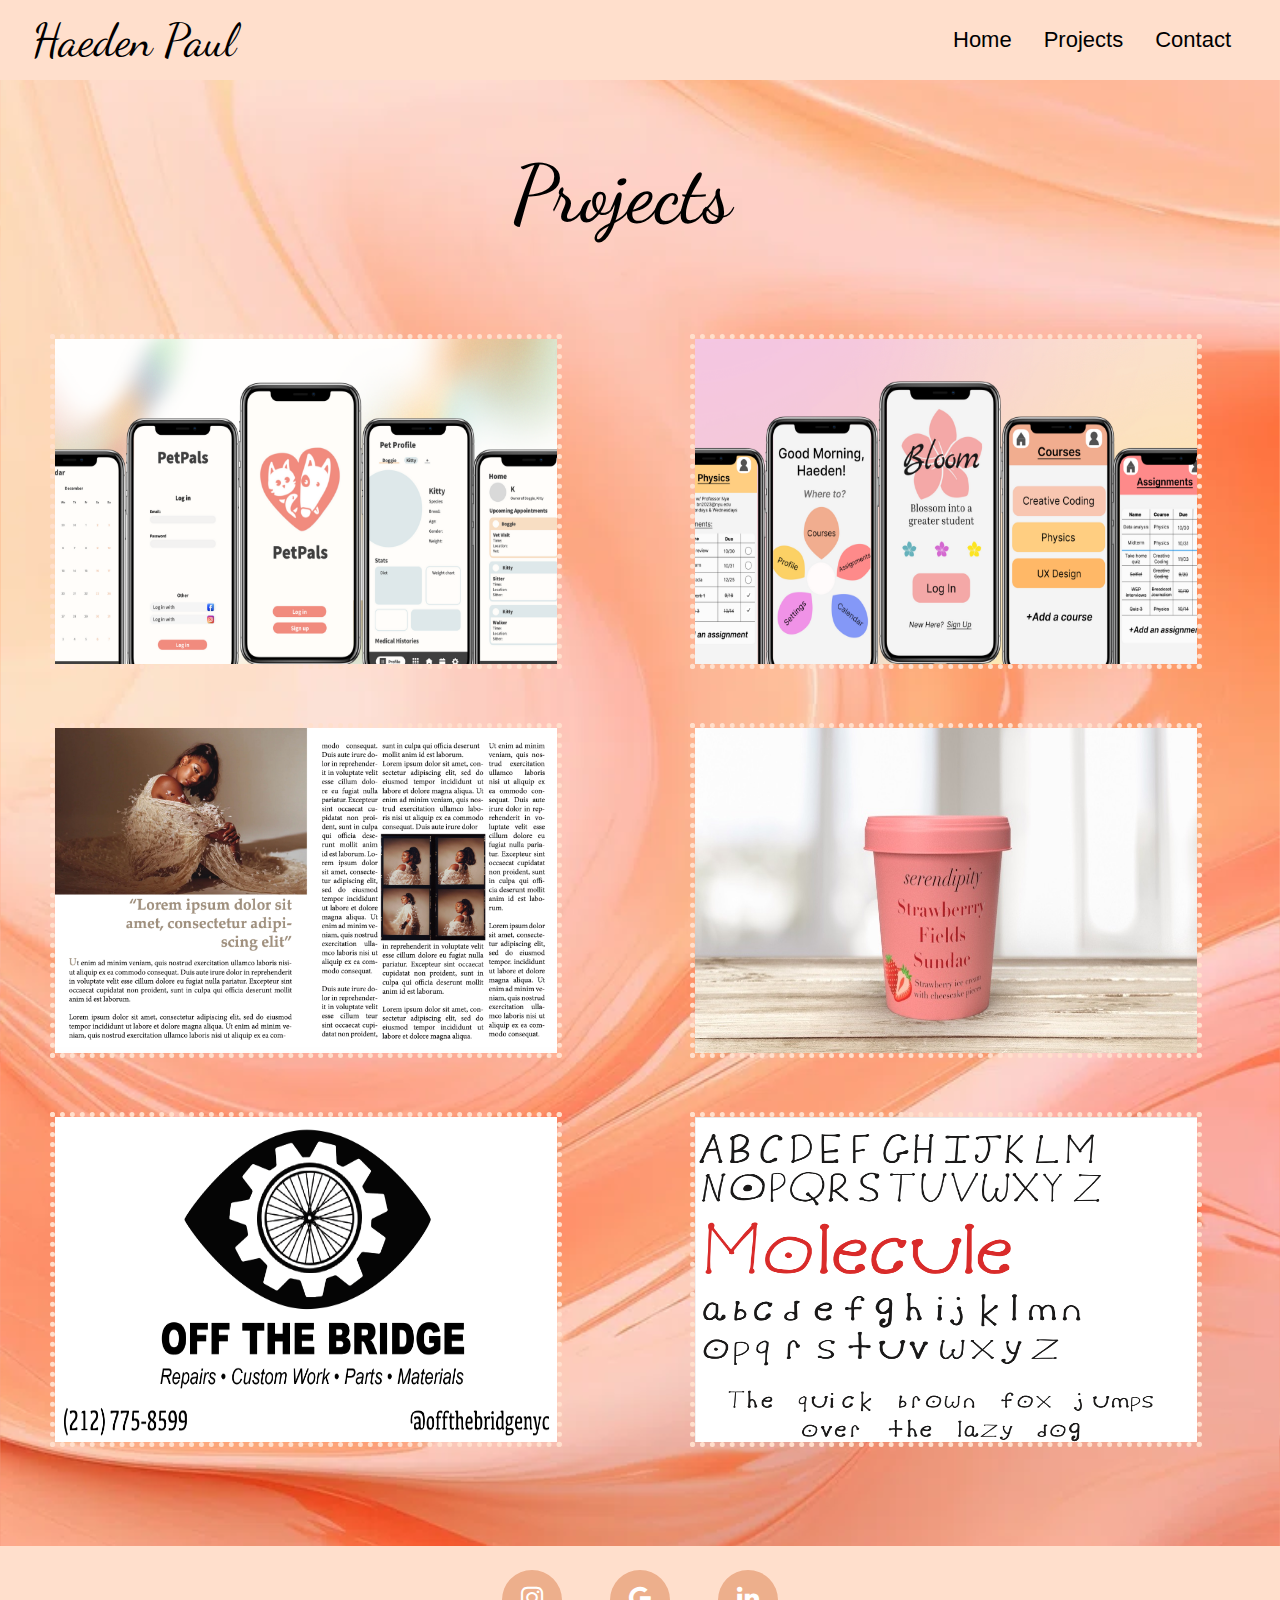
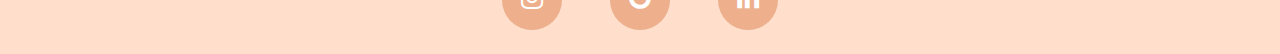
<file: Midterm/html/projects.html>
<!DOCTYPE html>
<html>

<head>
    <meta charset="UTF-8">
    <meta name="viewport" content="width=device-width, initial-scale=1" />
    <title>Haeden Paul's Portfolio</title>
    <link rel="stylesheet" href="../css/projectsStyle.css" />
    <!-- Social media icons from W3 Schools -->
    <link rel="stylesheet" href="https://cdnjs.cloudflare.com/ajax/libs/font-awesome/4.7.0/css/font-awesome.min.css">
   

</head>

<body>
    <header>
        <h1 class="brand"><a href="home.html">Haeden Paul</a></h1>
        <nav>
    	    <ul class="menu">
    		    <li><a href="./home.html">Home</a></li>
    		    <li><a href="./projects.html">Projects</a></li>
                <li><a href="./contact.html">Contact</a></li>
    	    </ul>
        </nav>
    </header>

    <h2>Projects</h2>

    <div class="container">
        <div class="thumb">
            <img src="../img/WD Petpals.png" alt="5 screens of PetPals, a petcare app." />
            <article class="mask">
                <h3>User Experience Design - PetPals</h3>
                <p>A single app that can fulfill all your petcare needs.</p>
            </article>
        </div>

        <div class="thumb">
            <img src="../img/WD Bloom.png" alt="5 screens of Bloom, a task management app." />
            <article class="mask">
                <h3>User Experience Design - Bloom.</h3>
                <p>A task management app for college students.</p>
            </article>
        </div>

        <div class="thumb">
            <img src="../img/WD Magazine.png" alt="A page of a Billboard Magazine redesign project" />
            <article class="mask">
                <h3>Redesign - Billboard Magazine</h3>
                <p>A five page spread redesign of Billboard Magazine</p>
            </article>
        </div>

        <div class="thumb">
            <img src="../img/WD Ice Cream.jpeg" alt="A rendered 3D model of a redesigned pint of strawberry flavored Serendipity Ice Cream" />
            <article class="mask">
                <h3>Redesign - Ice Cream Packaging</h3>
                <p>A redesign of a pint of Serendipty's Strawberry Cheesecake ice cream.</p>
            </article>
        </div>

        <div class="thumb">
            <img src="../img/WD OTB.png" alt="Storefront sign for Off the Bridge bike shop featuring an eye crafted from a bikewheel." />
            <article class="mask">
                <h3>Custom Design - Off The Bridge</h3>
                <p>Custom logo and storefront design for Off the Bridge bike store in NYC.</p>
            </article>
        </div>

        <div class="thumb">
            <img src="../img/WD Font.png" alt="Font specimen for a custom typeface called Molecule, with dots at the ends of each letter." />
            <article class="mask">
                <h3>Custom Design - Molecule</h3>
                <p>Custom font named Molecule for personal use.</p>
            </article>
        </div>
    </div>

    
</body>
<footer>
    <a href="https://www.instagram.com/haeden.paul/" target="_blank" class="fa fa-instagram"></a>
    <a href="#" class="fa fa-google"></a>
    <a href="https://www.linkedin.com/in/haeden-paul-1283a3263" target="_blank" class="fa fa-linkedin"></a>

</footer>

</html>
</file>
<file: Final/css/home.css>
/* Google Font Link */
@import url('https://fonts.googleapis.com/css2?family=Poppins:wght@200;300;400;500;600;700&display=swap');

*{
  margin: 0;
  padding: 0;
  box-sizing: border-box;
  font-family: "Poppins" , sans-serif;
}

body{
  background-color: #fef3e4;
}

/* Nav Bar */
.navbar{
  position: fixed;
  left: 0;
  top: 0;
  height: 100%;
  width: 78px;
  background: #6ac8cd;
  padding: 6px 14px;
  z-index: 99;
  transition: all 0.5s ease;
}
.navbar.open{
  width: 250px;
}
.navbar .company-details{
  height: 60px;
  display: flex;
  align-items: center;
  position: relative;
}
.navbar .company-details .i{
  opacity: 0;
  transition: all 0.5s ease;
}
.navbar .company-details .company_name, 
.navbar .company-details #dog{
  color: #fff;
  font-size: 24px;
  font-weight: 500;
  opacity: 0;
  transition: all 0.5s ease;
}
.navbar.open .company-details,
.navbar.open .company-details .company_name, 
.navbar.open .company-details #dog{
  opacity: 1;
}
.navbar .company-details #btn{
  position: absolute;
  top: 50%;
  right: 0;
  transform: translateY(-50%);
  font-size: 22px;
  transition: all 0.4s ease;
  font-size: 23px;
  text-align: center;
  cursor: pointer;
  transition: all 0.5s ease;
}
.navbar.open .company-details #btn{
  text-align: right;
}
.navbar i{
  color: #fff;
  height: 60px;
  min-width: 50px;
  font-size: 28px;
  text-align: center;
  line-height: 60px;
}
.navbar .nav-list{
  margin-top: 20px;
  height: 100%;
}
.navbar li{
  position: relative;
  margin: 8px 0;
  list-style: none;
}

.navbar li a{
  display: flex;
  height: 100%;
  width: 100%;
  border-radius: 12px;
  align-items: center;
  text-decoration: none;
  transition: all 0.4s ease;
  background: #6ac8cd;
}
.navbar li a:hover{
  background: #FFF;
}
.navbar li a .links_name{
  color: #fff;
  font-size: 18px;
  font-weight: 400;
  white-space: nowrap;
  opacity: 0;
  pointer-events: none;
  transition: 0.4s;
}
.navbar.open li a .links_name{
  opacity: 1;
  pointer-events: auto;
}
.navbar li a:hover .links_name,
.navbar li a:hover i{
  transition: all 0.5s ease;
  color: #6ac8cd;
}
.navbar li i{
  height: 50px;
  line-height: 50px;
  font-size: 22px;
  border-radius: 12px;
}

/* Page Content */
.page_name{
  position: relative;
  background: #fef3e4;
  min-height: 8vh;
  top: 0;
  left: 78px;
  width: calc(100% - 78px);
  transition: all 0.5s ease;
  z-index: 2;
}

.navbar.open ~ .page_name{
  left: 250px;
  width: calc(100% - 250px);
}
.page_name .text{
  display: inline-block;
  color: #6ac8cd;
  font-size: 28px;
  font-weight: 500;
  margin: 18px
}

/* Welcome Bar */
.welcome_bar{
  position: relative;
  width: 690px;
  height: 120px;
  background-color: #ebfcfd;
  left: 100px;
  border-radius: 50px;
  border: 4px solid;
  border-color: #6ac8cd;
  display: flex;
}

.welcome{
  padding: 25px 55px;
}

.welcome h2{
  font-size: 24px;
}

.welcome p{
  font-size: 19px;
}

img{
  height: 120px;
  width: auto;
}

/* Appointments */

.all_appointments{
  display: grid;
}

.row1{
  display: flex;
  position: relative;
  background-color: #fef3e4;
  align-items: center;
  justify-content: space-evenly;
  top: 20px;
  width: 100%;
  padding: 4px;
  
}

.row1 img{
  position: relative;
  border-radius: 100%;
  width: 120px;
  height: 110px;
  justify-content: center;
  left: 30%;
}

.row1 h3{
  position: relative;
  left: 37%
}

.appointments_outer{
  position: relative;
  padding: 20px 30px;
  width: 410px;
  height: 290px;
  border: solid 3px;
  background-color: #f7fefe;
  border-color: #c3e5e7;
  top: 0px;
  left: 40px;
  border-radius: 50px;
}

#jimbob{
  border: 7px solid;
  border-color: #f5c35f;
}

#waffle{
  border: 7px solid;
  border-color: #fb6868;
}

.appointments_inner{
  position: relative;
  padding: 14px;
  width: 380px;
  height: 115px;
  right: 15px;
  border-radius: 0 0 50px 50px;
  border: solid 2px;
  border-color: #a1d6d9;
  background-color: #fff;
}

.row1 h4{
  padding: 2px;
}

.row2{
  position: relative;
  display: flex;
  background-color: #fef3e4;
  align-items: center;
  justify-content: left;
  left: 50px;
  width: 1385px;
  top: 50px;
  padding: 5px;
  
}

.row2 img{
  position: relative;
  border-radius: 100%;
  width: 120px;
  height: 110px;
  justify-content: center;
  left: 30%;
}

.row2 h3{
  position: relative;
  left: 36%;
}

.row2 h4{
  padding: 2px;
}

/* Mobile View */


@media screen and (max-width: 768px){

  .welcome_bar{
    position: relative;
    margin-top: 20px;
    width: 500px;
    height: 110px;
    background-color: #ebfcfd;
    left: 20%;
  }

  .welcome{
    padding: 25px 15px;
  }
  
  .welcome h2{
    font-size: 20px;
  }
  
  .welcome p{
    font-size: 15px;
  }
  
  .welcome_bar img{
    height: 100px;
    width: auto;
  }

  .row1{
    display:grid;
    position:relative;
    right: 20%;
  }

  .row2{
    display: grid;
    left: 15%;
    top: 16px;
  }

  .appointments_outer{
   margin-top: 23px;
   left: 0px;
  }
}
</file>
<file: Final/css/profile.css>
/* Google Font Link */
@import url('https://fonts.googleapis.com/css2?family=Poppins:wght@200;300;400;500;600;700&display=swap');

*{
  margin: 0;
  padding: 0;
  box-sizing: border-box;
  font-family: "Poppins" , sans-serif;
}

body{
  display: flex;
  align-items: center;
  background:#fef3e4;
  position: relative;
}

/* Nav Bar */
.navbar{
  position: fixed;
  left: 0;
  top: 0;
  height: 100%;
  width: 78px;
  background: #a3a8db;
  padding: 6px 14px;
  z-index: 99;
  transition: all 0.5s ease;
}
.navbar.open{
  width: 250px;
}
.navbar .company-details{
  height: 60px;
  display: flex;
  align-items: center;
  position: relative;
}
.navbar .company-details .i{
  opacity: 0;
  transition: all 0.5s ease;
}
.navbar .company-details .company_name, 
.navbar .company-details #dog{
  color: #fff;
  font-size: 24px;
  font-weight: 500;
  opacity: 0;
  transition: all 0.5s ease;
}
.navbar.open .company-details,
.navbar.open .company-details .company_name, 
.navbar.open .company-details #dog{
  opacity: 1;
}
.navbar .company-details #btn{
  position: absolute;
  top: 50%;
  right: 0;
  transform: translateY(-50%);
  font-size: 22px;
  transition: all 0.4s ease;
  font-size: 23px;
  text-align: center;
  cursor: pointer;
  transition: all 0.5s ease;
}
.navbar.open .company-details #btn{
  text-align: right;
}
.navbar i{
  color: #fff;
  height: 60px;
  min-width: 50px;
  font-size: 28px;
  text-align: center;
  line-height: 60px;
}
.navbar .nav-list{
  margin-top: 20px;
  height: 100%;
}
.navbar li{
  position: relative;
  margin: 8px 0;
  list-style: none;
}

.navbar li a{
  display: flex;
  height: 100%;
  width: 100%;
  border-radius: 12px;
  align-items: center;
  text-decoration: none;
  transition: all 0.4s ease;
  background: #a3a8db;
}
.navbar li a:hover{
  background: #FFF;
}
.navbar li a .links_name{
  color: #fff;
  font-size: 18px;
  font-weight: 400;
  white-space: nowrap;
  opacity: 0;
  pointer-events: none;
  transition: 0.4s;
}
.navbar.open li a .links_name{
  opacity: 1;
  pointer-events: auto;
}
.navbar li a:hover .links_name,
.navbar li a:hover i{
  transition: all 0.5s ease;
  color: #a3a8db;
}
.navbar li i{
  height: 50px;
  line-height: 50px;
  font-size: 22px;
  border-radius: 12px;
}

.page_name{
  position: relative;
  background: #fef3e4;
  min-height: 220vh;
  top: 0;
  left: 78px;
  width: 0px;
  transition: all 0.5s ease;
  z-index: 2;
}
.navbar.open ~ .page_name{
  left: 250px;
  width: 20px;
}
.page_name .text{
  display: inline-block;
  color: #a3a8db;
  font-size: 28px;
  font-weight: 500;
  margin: 18px
}

/* Profile Cards */
@import url('https://fonts.googleapis.com/css2?family=Poppins:wght@200;300;400;500;600&display=swap');
*{
    margin: 0;
    padding: 0;
    font-family: 'Poppins', sans-serif;
}

.profile-cards{
    font-family: Arial, sans-serif;
    padding: 20px;
    height: 100%;
    width:100%;
    display: flex;
    flex-direction: column;
    justify-content: center;
    align-items: center;
    background-color: #fef3e4;
}


.card {
    display: flex;
    flex-direction: row;
    justify-content: space-between;
    align-items: center;
    border-radius: 30px;
    padding: 10px;
    background-color: #fff;
    border: solid 7px;
    border-color: #e9eaff;
    width: 800px;
    height: 400px;
    box-shadow: 0 15px 35px rgba(0,0,0,0.3);
}


.left-container {
    flex: 1;
    max-width: 30%;
    display: flex;
    flex-direction: column;
    align-items: center;
    height:100%;
    padding: 10px;
    margin: 30px;
    border-right: 1px solid #808080;
  }
  
  .right-container {
    flex: 1;
    max-width:70%;
    height:430px;
    padding: 10px;
    margin: 20px;
    border-radius:30px;
  }
 
  img {
    border: solid 8px;
    border-radius: 50%;
    background-origin: border-box;
    background-clip: content-box, border-box;
    width: 200px;
    height: 200px;
    max-width: 200px;
    margin-top: 70px;
  }

  .card1 img{
    border-color: #a3a8db;
  }
  .card2 img{
    border-color: #f5c35f;
  }

  .card3 img{
    border-color:#fb6868;
  }

  /* to make the table still centered, I'm making the "Profile details the same color as the bg */
  .card2 h3{
    color: #fff;
  }

  .card3 h3{
    color: #fff;
  }

  
  .profile-cards h2 {
    font-size: 24px;
    margin-bottom: 5px;
  }
  .profile-cards h3 {
    text-align: center;
    font-size: 24px;
    margin-bottom: 5px;
  }
  .title{
    color: #1c1c25;
  }
  
  p {
    font-size: 18px;
    margin-bottom: 20px;
    color: #000000;
  }
  
  table {
    display: flex;
    flex-direction: column;
    justify-content: center;
    align-items: center;
    width: 100%;
    height: 280px;
    border-collapse: collapse;
  }
  
  td {
    padding: 12px;
    border: none;
    border-radius: 20px;
    color: #000000;
    font-size: 18px;
  }
  
  td:first-child {
    font-weight: bold;
  }

  /* Mobile View */
@media screen and (max-width: 768px){

  .profile-cards{
    margin-left: 50px;
  }
  .card {
    width: 520px;
    height: 350px;
  }

  img{
    width: 140px;
    height: 140px;
    margin-top: 50px;
    margin-right: 20px;
  }

  h2{
    margin-right: 20px;
  }

  p{
    margin-right: 20px;
  }

  h3{
    margin-right: 40px;
    margin-top: 30px;
  }

  table {
    height: 230px;
    border-collapse: collapse;
  }
  
  td {
    padding: 12px;
    border: none;
    border-radius: 20px;
    color: #000000;
    font-size: 16px;
  }

  .left-container {
    margin: 18px;
    border-right: 1px solid #808080;
  }

  .page_name{
    min-height: 200vh;
  
}
}
</file>
<file: Final/css/services.css>
/* Google Font Link */
@import url('https://fonts.googleapis.com/css2?family=Poppins:wght@200;300;400;500;600;700&display=swap');

*{
  margin: 0;
  padding: 0;
  box-sizing: border-box;
  font-family: "Poppins" , sans-serif;
}

body{
  background: #fef3e4;
}

/* Nav Bar */
.navbar{
  position: fixed;
  left: 0;
  top: 0;
  height: 100%;
  width: 78px;
  background: #c2ce69;
  padding: 6px 14px;
  z-index: 99;
  transition: all 0.5s ease;
}
.navbar.open{
  width: 250px;
}
.navbar .company-details{
  height: 60px;
  display: flex;
  align-items: center;
  position: relative;
}
.navbar .company-details .i{
  opacity: 0;
  transition: all 0.5s ease;
}
.navbar .company-details .company_name, 
.navbar .company-details #dog{
  color: #fff;
  font-size: 24px;
  font-weight: 500;
  opacity: 0;
  transition: all 0.5s ease;
}
.navbar.open .company-details,
.navbar.open .company-details .company_name, 
.navbar.open .company-details #dog{
  opacity: 1;
}
.navbar .company-details #btn{
  position: absolute;
  top: 50%;
  right: 0;
  transform: translateY(-50%);
  font-size: 22px;
  transition: all 0.4s ease;
  font-size: 23px;
  text-align: center;
  cursor: pointer;
  transition: all 0.5s ease;
}
.navbar.open .company-details #btn{
  text-align: right;
}
.navbar i{
  color: #fff;
  height: 60px;
  min-width: 50px;
  font-size: 28px;
  text-align: center;
  line-height: 60px;
}
.navbar .nav-list{
  margin-top: 20px;
  height: 100%;
}
.navbar li{
  position: relative;
  margin: 8px 0;
  list-style: none;
}

.navbar li a{
  display: flex;
  height: 100%;
  width: 100%;
  border-radius: 12px;
  align-items: center;
  text-decoration: none;
  transition: all 0.4s ease;
  background: #c2ce69;
}
.navbar li a:hover{
  background: #FFF;
}
.navbar li a .links_name{
  color: #fff;
  font-size: 18px;
  font-weight: 400;
  white-space: nowrap;
  opacity: 0;
  pointer-events: none;
  transition: 0.4s;
}
.navbar.open li a .links_name{
  opacity: 1;
  pointer-events: auto;
}
.navbar li a:hover .links_name,
.navbar li a:hover i{
  transition: all 0.5s ease;
  color: #c2ce69;
}
.navbar li i{
  height: 50px;
  line-height: 50px;
  font-size: 22px;
  border-radius: 12px;
}

.page_name{
  position: relative;
  background: #fef3e4;
  min-height: 10vh;
  top: 0;
  left: 78px;
  width: calc(100% - 78px);
  transition: all 0.5s ease;
  z-index: 2;
}
.navbar.open ~ .page_name{
  left: 250px;
  width: calc(100% - 250px);
}
.page_name .text{
  display: inline-block;
  color: #b6c737;
  font-size: 28px;
  font-weight: 500;
  margin: 18px
}

/* Page Content */

.services{
  padding-left: 120px;
  padding-top: 10px;
  display: grid;
  background: #fef3e4;
}
.service {
  border-radius: 5px;
  width: 410px;
  height: 220px;
  padding: 13px;
}

.row1{
  display: flex;
  position:relative;
}

.row2{
  display: flex;
  padding-top: 100px;
}

.info {
  padding: 13px;
  background-color: #fff;
  height: 85px;
  border-radius: 0 0 5px 5px;
  border: solid 2px;
  border-color: #b5bf6b;
}

b{
  font-weight: 600;
  font-size: 17px;
}

img {
  border-radius: 5px 5px 0 0;
  width: 100%;
  height: 100%;
  background: #fef3e4;
  border: solid 4px;
  border-color: #9ec27b;
}


.button{
  font-size: 16px;
  padding: 1px 9px;
  font-weight: 300;
  background-color: #d6f4b3;
  color: #000;
  border-radius: 5px;
  text-decoration: none;
}

/* Modals */

.info_modal{
  position: fixed;
  top:0;
  bottom: 0;
  left: 0;
  right: 0;
  /* transparent grey background */
  background-color: rgba(0, 0, 0, 0.3);
  z-index: 9999;
  opacity: 0;
  transition: opacity 400ms ease-in;
  pointer-events: none;
}

.info_modal:target{
  opacity: 1;
  pointer-events: auto;
}


.info_modal > div{
  width: 1000px;
  height: 520px;
  position:relative;
  margin: 8% auto;
  padding: 2rem;
  background-color: rgb(240, 252, 234);
  border-radius: 10px;
}

h5{
  font-size: 25px;
  color: #254f17;
  font-weight: 500;
}

.close{
  height: 20px;
  width: 20px;
  background-color: white;
  color:black;
  text-decoration: none;
  position: absolute;
  top: 0;
  right: 0;
  line-height: 20px;
  text-align: center;
  cursor: pointer;
  transition: all 1s ease;
  border-top-right-radius: 10px;
}

.close:hover{
  background-color: black;
  color: white;

}

/* Service Provider Info Inside Modals */

.providers{
  display: flex;
  width:940px;
  padding: 0;
  justify-content:space-evenly;
  align-items:center;
}

.provider_info {
  border-radius: 5px;
  height: 280px;
  min-width: 230px;
  padding-top: 14px;
}

.container {
  padding: 2px 4px;
  background-color: #fff;
  border: solid 2px #c2ce69;
  border-radius: 6px;
}

img {
  border-radius: 5px;
}

.ap_btn{
  padding: 3px 6px;
  background: #9bc68c;
  border: 1px solid #fff;
  border-radius: 6px;
  font-size: 15px;
  color: #000;
  cursor: pointer;
}

/* Mobile view */

@media screen and (max-width: 768px){
  .row1{
    display:grid;
    position:relative;
    padding-bottom: 1px;
  }

  .service{
   margin-top: 100px;
  }

  .row1{
    padding-top: 1px;
    margin-left: 100px;
  }

  .row1 .service{
    margin-top:100px;
  }

  .row2{
    display: grid;
    padding-top: 8px;
    margin-left: 100px;
    margin-bottom: 130px;
}

  .page_name{
    min-height: 5vh;
}

  .info_modal > div{
  width: 650px;
  height: 520px;
  position:relative;
  margin: 10% auto;
  padding: 2rem;
  background-color: rgb(240, 252, 234);
  border-radius: 10px;
}

.providers{
  position:relative;
  width:620px;
  padding-top: 30px;
  padding-right: 20px;

}

.provider_info {
  border-radius: 5px;
  height: 220px;
  min-width: 120px;
  padding-top: 15px;
}

}
</file>
<file: Midterm/css/contactStyle.css>
@import url('https://fonts.googleapis.com/css2?family=Dancing+Script:wght@400..700&display=swap');

* {
    box-sizing: border-box;
}

body{
    margin: 0;
    font-family: Helvetica, Arial, sans-serif;
    background-color: #f9d29f; ;
}

img{
    width: 100%;
    height: auto;
}

/* Desktop */

/* Nav Bar */

header {
    display: flex;
    flex-direction: row;
    justify-content: space-between;
    align-items: center;
    padding: 0 2rem;
    height: 80px;
    width: 100%;
    top: 0%;
    left: 0%;
    z-index: 100%;
    position: relative;
    /* try to figure out how to make fixed nav go infront of jumbotron */
    background-color: #fce5cb;
}

header a {
    color: #000000;
    text-decoration: none;
}

.brand{
    margin: 0;
    font-weight: 300;
    font-size: 46px;
    font-family: "Dancing Script";
}

.mobile-menu {
    display: none;
}

.menu {
    list-style-type: none;
    padding: 1px;
    margin: 0;
    display: flex;
    font-size: 22px;
    font-weight: 300;
    justify-content: center;
}

.menu li {
    min-width: 5rem;
}

.menu li a {
    display: block;
    padding: 1rem;
    width: auto;
    height: auto;
}

.menu li a:hover {
    color: #EEE;
    background-color: #f8a16b;
}

/* Gradient Image */

img{
    width: 35%;
    height:auto;
    opacity: 0.7;
}

.page{
    display: flex;
}

h2{
    margin-left: 35%;
    font-size: 60px;
    font-family: "Dancing Script";
    font-weight: 400;
}

/* Contact Form */

.contactForm{
    padding: 6%;
}

label{
    font-size: 20px;
    font-weight: 300;
    padding-right: 12px;
}

input{
    width: 550px;
    height: 40px;
    background: rgb(255,255,255, 0.8);
    font-size: 22px;
    border-color: #f8a16b;
}

textarea{
    background: rgb(255,255,255, 0.8);
    font-size: 22px;
    border-radius: 2%;
    border: #f8a16b solid 2px;
}

button{
    padding: 18px 18px;
    border: 2px solid #f8a16b;
    background-color: #fce5cb;
    font-weight: 100;
    font-size: 20px;
    border-radius: 20%;
    cursor: pointer;
    margin-right: 17px;
    margin-bottom: 60px;
    text-decoration: none;
    transition: all linear;
}

button:hover{
    background-color: #fdac7a
}


/* Footer */
footer{
    bottom: 0;
    display: flex;
    flex-direction: row;
    justify-content: center;
    flex-wrap: wrap;
    background-color: #fce5cb;
    min-height: 70px;
}

/* Social media icons from W3 Schools */

footer .fa {
    padding: 15px;
    font-size: 26px;
    width: 60px;
    height: 60px;
    text-align: center;
    text-decoration: none;
    margin: 24px;
    border-radius: 50%;
}

.fa:hover {
    opacity: 0.7;
}

.fa-instagram {
    background: #f8a16b;
    color: white;
}

.fa-google {
    background: #f8a16b;
    color: white;
  }

.fa-linkedin {
    background: #f8a16b;
    color: white;
}

/* Mobile View */

@media screen and (max-width: 768px) {
    .hero{
        flex-direction: column;
    }

    .menu{
        font-size: 20px;
    }

    .brand{
        font-size: 40px;
    }

    h2{
        margin-left: 30%;
        font-size: 50px;
        font-weight: 70;
    }
     
    label{
        font-size: 19px;
        font-weight: 300;
        padding-right: 6px;
    }
    
    input{
        width: 300px;
        height: 35px;
        background: rgb(255,255,255, 0.8);
        font-size: 15px;
        border-color: #f8a16b;
    }
    
    textarea{
        background: rgb(255,255,255, 0.8);
        font-size: 14px;

    }

    button{
        padding: 13px 13px;
        font-size: 18px;
    }

    img{
        width: 28%;
        height:auto;
        opacity: 0.7;
    }
    
}
</file>
<file: Midterm/css/homeStyle.css>
@import url('https://fonts.googleapis.com/css2?family=Dancing+Script:wght@400..700&display=swap');

* {
    box-sizing: border-box;
}

body{
    margin: 0;
    font-family: Helvetica, Arial, sans-serif;
    background-color: #fce5cb;
}

img{
    width: 100%;
    height: auto;
}

/* Desktop */

/* Nav Bar */

header {
    display: flex;
    flex-direction: row;
    justify-content: space-between;
    align-items: center;
    padding: 0 2rem;
    height: 80px;
    width: 100%;
    top: 0%;
    left: 0%;
    z-index: 100%;
    position: relative;
    /* try to figure out how to make fixed nav go infront of jumbotron */
    background-color: #f7d9d3;
}

header a {
    color: #000000;
    text-decoration: none;
}

.brand{
    margin: 0;
    font-weight: 300;
    font-size: 46px;
    font-family: "Dancing Script";
    
}

.mobile-menu {
    display: none;
}

.menu {
    list-style-type: none;
    padding: 1px;
    margin: 0;
    display: flex;
    font-size: 22px;
    font-weight: 300;
    justify-content: center;
}

.menu li {
    min-width: 5rem;
}

.menu li a {
    display: block;
    padding: 1rem;
    width: auto;
    height: auto;
}

.menu li a:hover {
    color: #EEE;
    background-color: #e79796;
}

/* Jumbotron */

.hero{
    width: auto;
    max-height: 100vh;
    overflow: hidden;
    position: relative;
    margin-bottom: 2rem;
}

.hero article h1{
    position: absolute;
    align-items: center;
    bottom: 30%;
    right: 100px;
    width: 560px;
    height: 220px;
    padding: 3%;
    border: 2px solid rgb(255, 208, 181, 0.6);
    background-color: rgb(255, 208, 181, 0.6);
    border-radius: 2%;
    font-weight: 330;
    color: #5e5050; 
    font-size: 32px;
}

.hero article img{
    position: absolute;
    left: 150px;
    bottom: 11%;
    width: 540px;
    height: 570px;
    border: 6px dotted rgb(244, 191, 160);
    border-radius: 20%;


} 


/* Projects Section */

body a{
    color: black;
    text-decoration: none;
}
.projectName{
    margin-top: 40px;
    padding: 0 2rem;
    margin: 2;
    font-weight: 600;
    font-size: 55px;
    font-family: "Dancing Script";;
}
.projects{
    width: 100%;
    padding: 0 1rem;
    display: flex;
    flex-direction: row;
    flex-wrap: wrap;
    justify-content: space-between;
}

.thumb{
    position: relative;
    flex-grow: 0;
    flex-shrink: 0;
    flex-basis: 10%;
    margin: 0px auto;
}

.thumb img{
    height: 220px;
    width: 360px;
    border: 3px dotted #cd8685;
    border-radius: 4%;
}

h3{
    font-size: 20px
}

button, a.info{
    padding: 10px 18px;
    height: 90px;
    width: 95px;
    border: 2px solid #e79f9e;
    background-color: #f7d9d3;
    font-weight: 100;
    font-size: 17px;
    border-radius: 20%;
    cursor: pointer;
    margin-right: 20px;
    text-decoration: none;
    transition: all linear;
}

button{
    margin-top: 90px;

}

button:hover{
    background-color: #f2acab;
}


/* Footer */
footer{
    margin-top: 70px;
    bottom: 0;
    display: flex;
    flex-direction: row;
    justify-content: center;
    flex-wrap: wrap;
    background-color: #f7ddd7;
    min-height: 70px;
}

/* Social media icons from W3 Schools */
footer .fa {
    padding: 15px;
    font-size: 26px;
    width: 60px;
    height: 60px;
    text-align: center;
    text-decoration: none;
    margin: 24px;
    border-radius: 50%;
}

.fa:hover {
    opacity: 0.7;
}

.fa-instagram {
    background: #e79796;
    color: white;
}

.fa-google {
    background: #e79796;
    color: white;
  }

.fa-linkedin {
    background: #e79796;
    color: white;
}

/* Mobile View */

@media screen and (max-width: 768px) {
    .hero{
        flex-direction: column;
    }

    .menu{
        font-size: 20px;
    }

    .brand{
        font-size: 40px;
    }

    .thumb{
        flex-basis: 52%;
        width: 620px;
    }

    h2{
        font-size: 60px;
        margin-left: 1%;
    }

    button{
        margin-top: 37px;
        margin-left: 40%;
        margin-bottom: 50px;
        width: 120px;
        height: 85px;
        font-size: 20px;
    }

    .hero article h1{
        bottom: 1%;
        margin-bottom: 5px;
        right: 0px;
        width: 550px;
        height: 130px;
        border: 2px solid rgb(255, 208, 181, 0.8);
        background-color: rgb(255, 208, 181, 0.8);
        font-size: 28px;
    }
    
    .hero article img{
        bottom: 5%;
        width: 420px;
        height: 430px;
    } 

    footer{
        margin-top: 0px;
    }
}
</file>
<file: Midterm/css/projectsStyle.css>
@import url('https://fonts.googleapis.com/css2?family=Dancing+Script:wght@400..700&display=swap');

* {
    box-sizing: border-box;
}

body{
    margin: 0;
    font-family: Helvetica, Arial, sans-serif;
    /* background-color: #ffc8a9; */
    background-image: url(../img/projectGradient.webp);
    background-size: cover;
}

img{
    width: 95%;
    height: 335px;
    border: 5px dotted #ffdfcc
}

/* Desktop*/


/* Nav Bar */
header {
    display: flex;
    flex-direction: row;
    justify-content: space-between;
    align-items: center;
    padding: 0 2rem;
    height: 80px;
    width: 100%;
    top: 0%;
    left: 0%;
    z-index: 100%;
    position: relative;
    /* try to figure out how to make fixed nav go infront of jumbotron */
    background-color: #ffdfcc;
}

 header a {
    color: #000000;
    text-decoration: none;
}

.brand{
    margin: 0;
    font-weight: 300;
    font-size: 46px;
    font-family: "Dancing Script";
}

.menu {
    list-style-type: none;
    padding: 1px;
    margin: 0;
    display: flex;
    font-size: 22px;
    font-weight: 300;
    justify-content: center;
}


.menu li {
    min-width: 5rem;
}

.menu li a {
    display: block;
    padding: 1rem;
}

.menu li a:hover {
    color: #EEE;
    background-color: #edaf8c;
}

/* Portfolio Projects */

h2{
    font-weight: 500;
    font-size: 80px;
    font-family: "Dancing Script";
    margin-left: 40%;
}

.container{
    width: 100%;
    display: flex;
    flex-direction: row;
    flex-wrap: wrap;
    justify-content: space-between;
    margin-left: 50px;
}

.thumb{
    position: relative;
    flex-grow: 0;
    flex-shrink: 0;
    flex-basis: 50%;
    overflow: hidden;
    margin: 25px auto;
}

.thumb img{
    width: 80%;
}

/* Hover for Info */
 .mask{
    position: absolute;
    top: 0;
    bottom: 0;
    left: 0;
    right: 0;
    width: 80%;
    height: 335px;
    display: flex;
    flex-direction: column;
    justify-content: center;
    align-items: center;
    /* transitioning to opacity 0 to making it visible */
    opacity: 0;
    background-color: rgba(251, 227, 212, 0.95);
    transition: all 0.3s ease-in-out;
} 

.mask h3{
    margin: 0;
    font-size: 25px;
}

.mask p{
    font-style: italic;
    font-size: 15.5px;
}

.thumb:hover .mask {
    opacity: 1;
}

.thumb .mask h3,
.thumb .mask p,
.thumb .mask a{
    opacity: 0;
    transition: all 0.3s ease-out;
}

.thumb:hover .mask h3,
.thumb:hover .mask p,
.thumb:hover .mask a{
    opacity: 1;
}


/* Footer */
footer{
    margin-top: 70px;
    bottom: 0;
    display: flex;
    flex-direction: row;
    justify-content: center;
    flex-wrap: wrap;
    background-color: #ffdfcc;
    min-height: 70px;
}

/* Social media icons from W3 Schools */
footer .fa {
    padding: 15px;
    font-size: 26px;
    width: 60px;
    height: 60px;
    text-align: center;
    text-decoration: none;
    margin: 24px;
    border-radius: 50%;
}

.fa:hover {
    opacity: 0.7;
}

.fa-instagram {
    background: #edaf8c;
    color: white;
}

.fa-google {
    background: #edaf8c;
    color: white;
  }

.fa-linkedin {
    background: #edaf8c;
    color: white;
}

/* Mobile View */

@media screen and (max-width: 768px) {
    .container{
        flex-direction: column;
    }

    .menu{
        font-size: 20px;
    }

    .brand{
        font-size: 40px;
    }

    .thumb{
        flex-basis: 52%;
        width: 620px;
    }

    h2{
        font-size: 70px;
        margin-left: 35%;
    }


}
</file>
